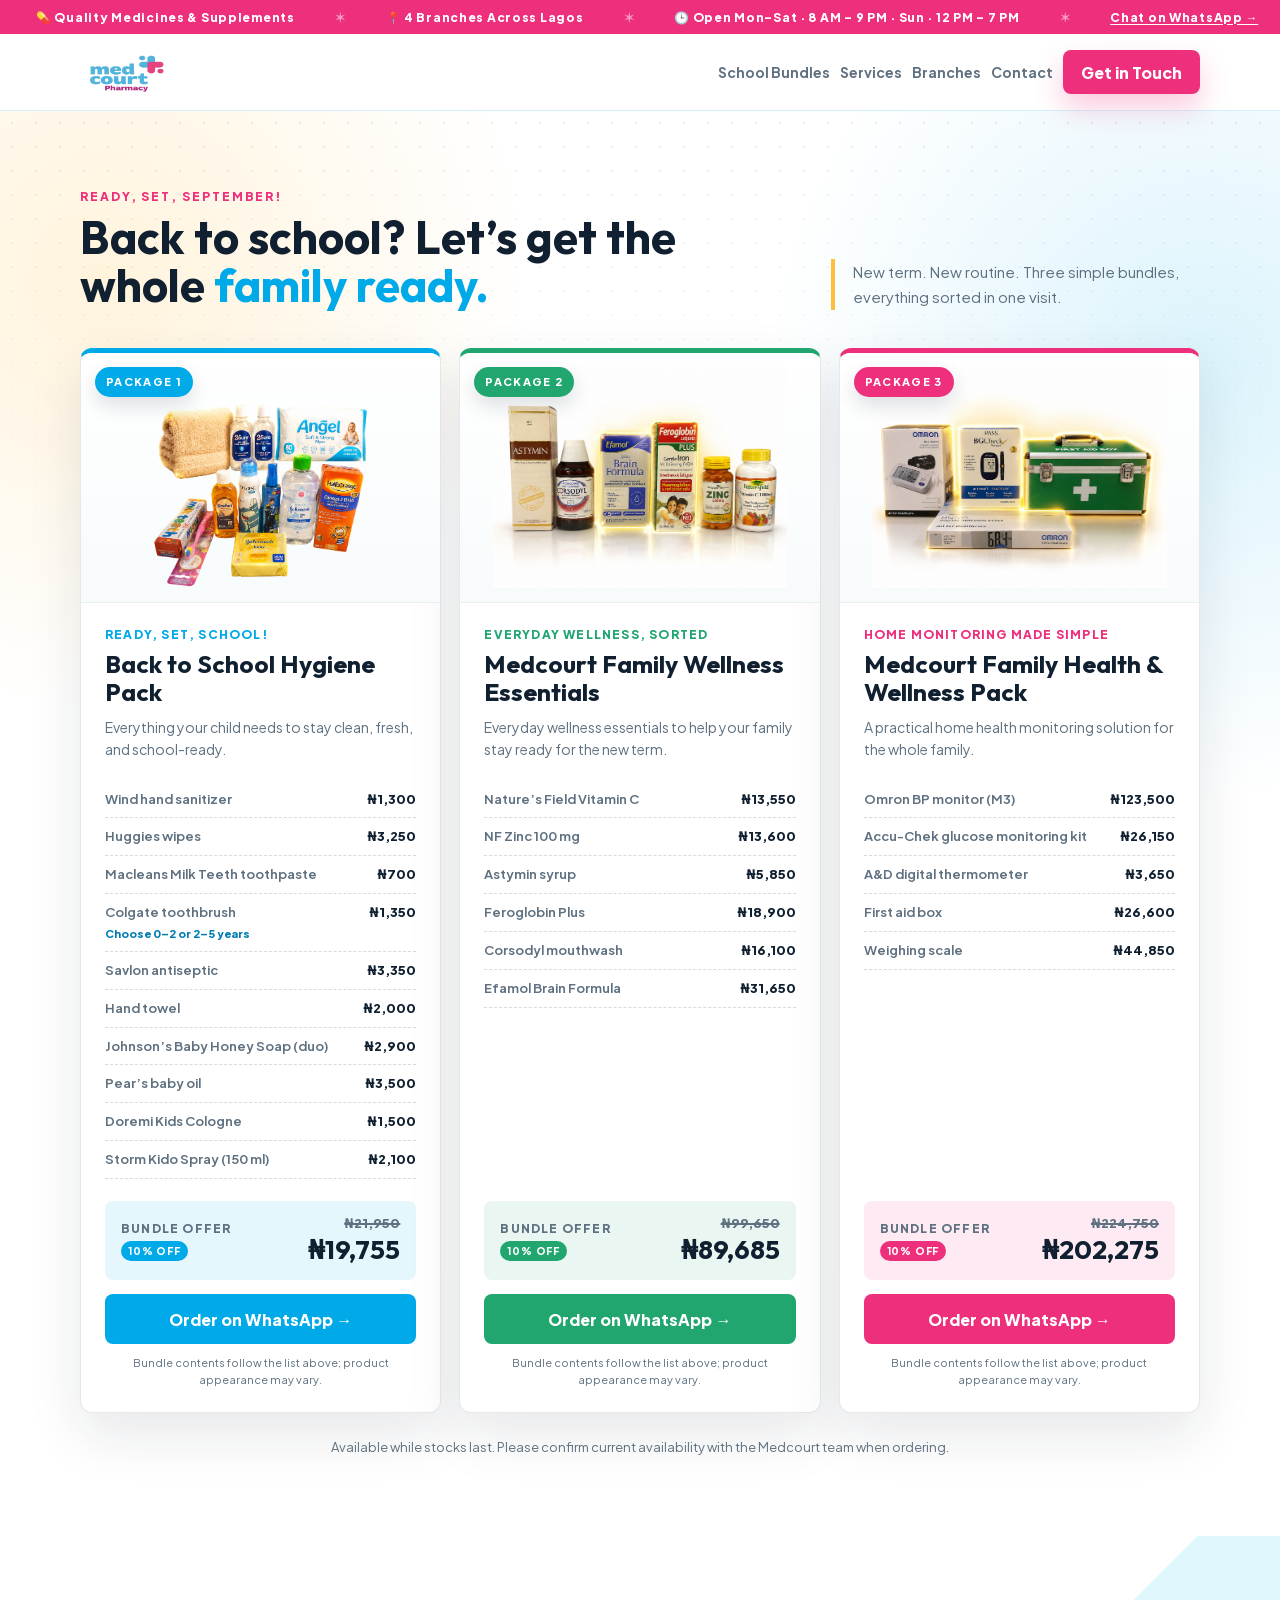
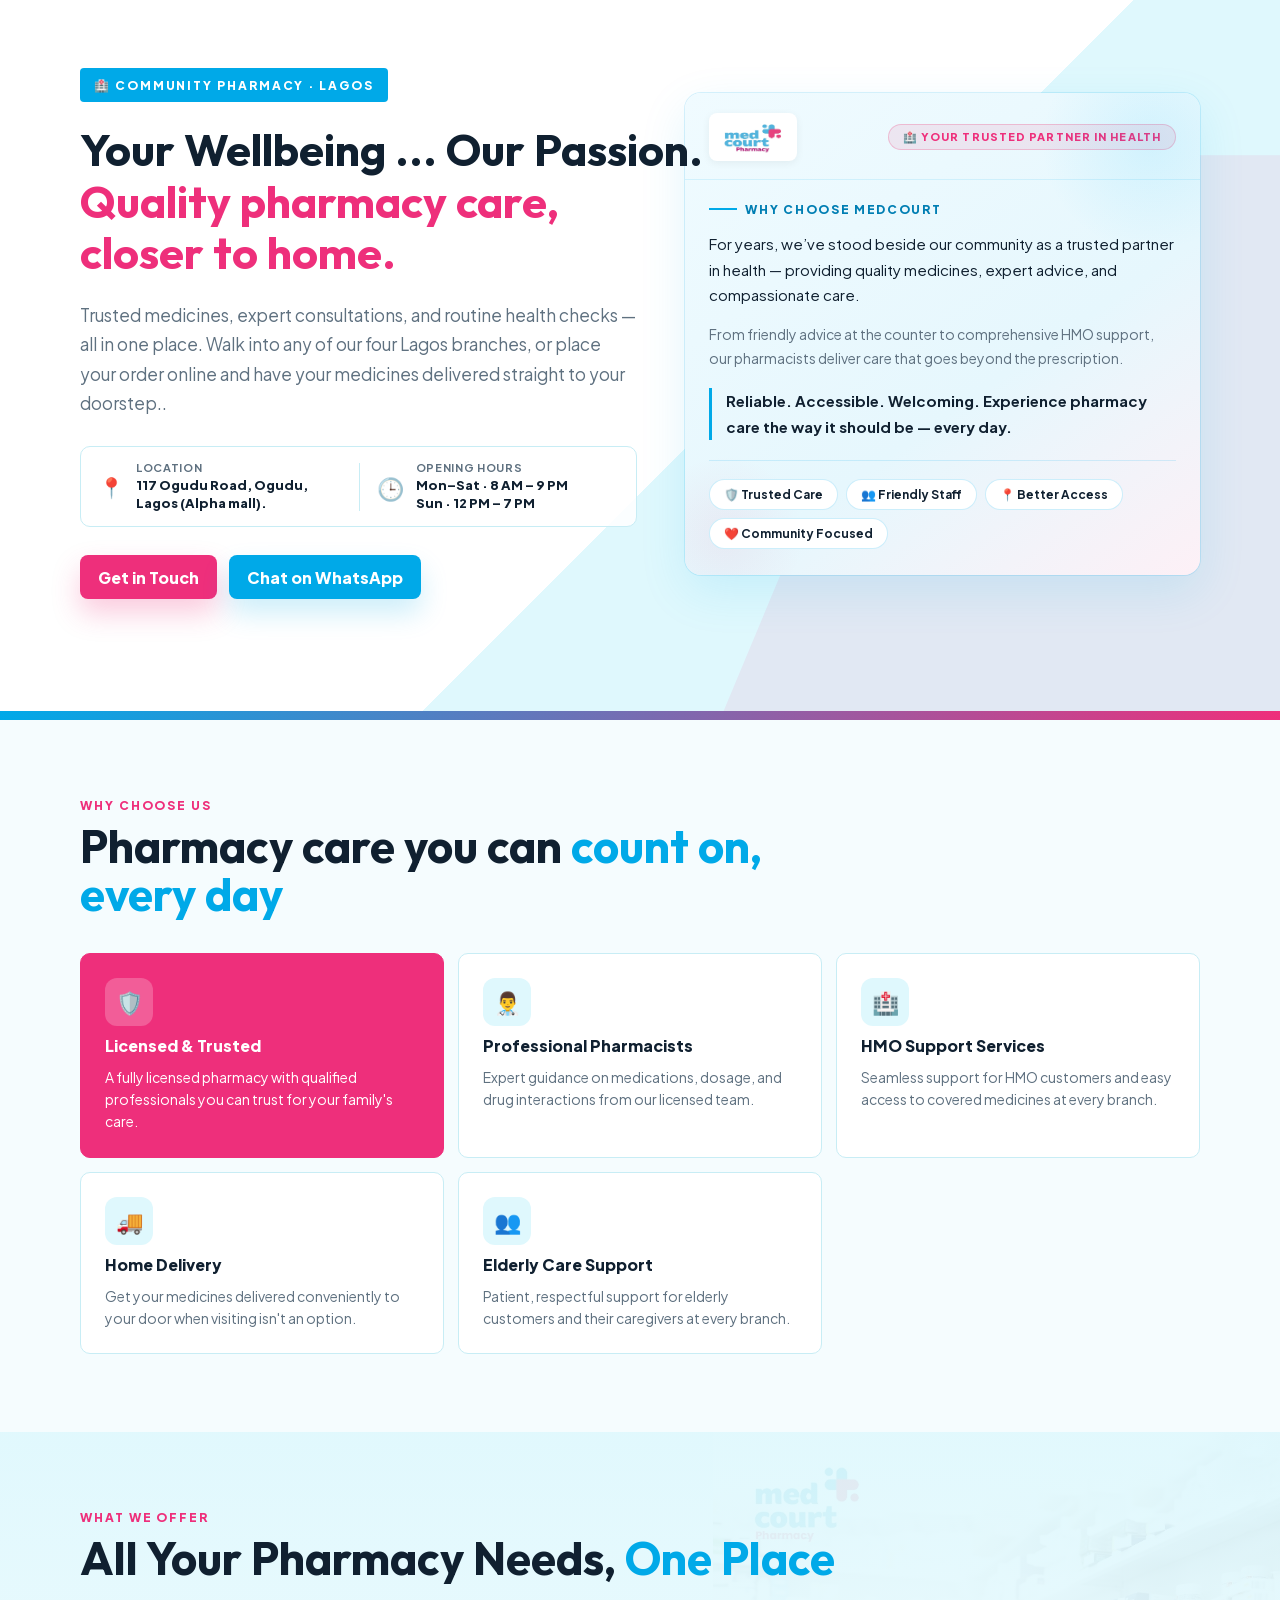
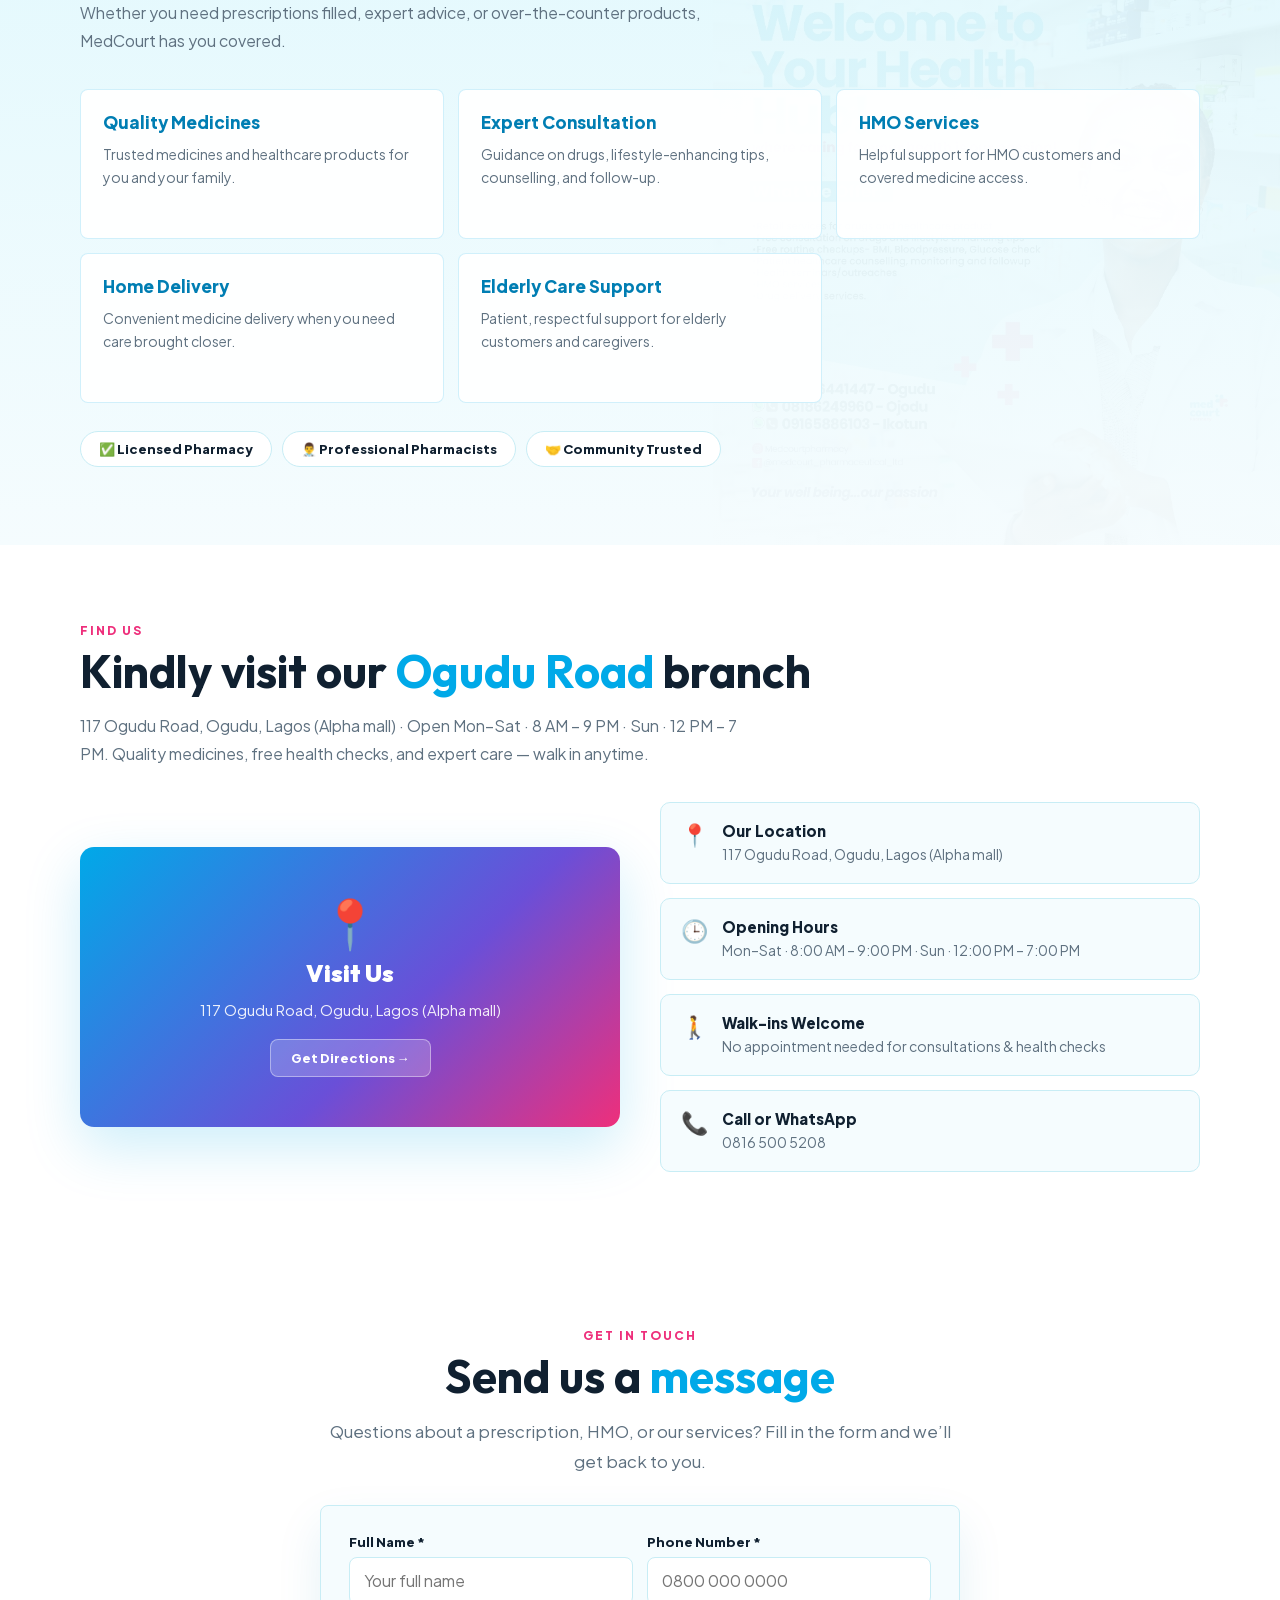
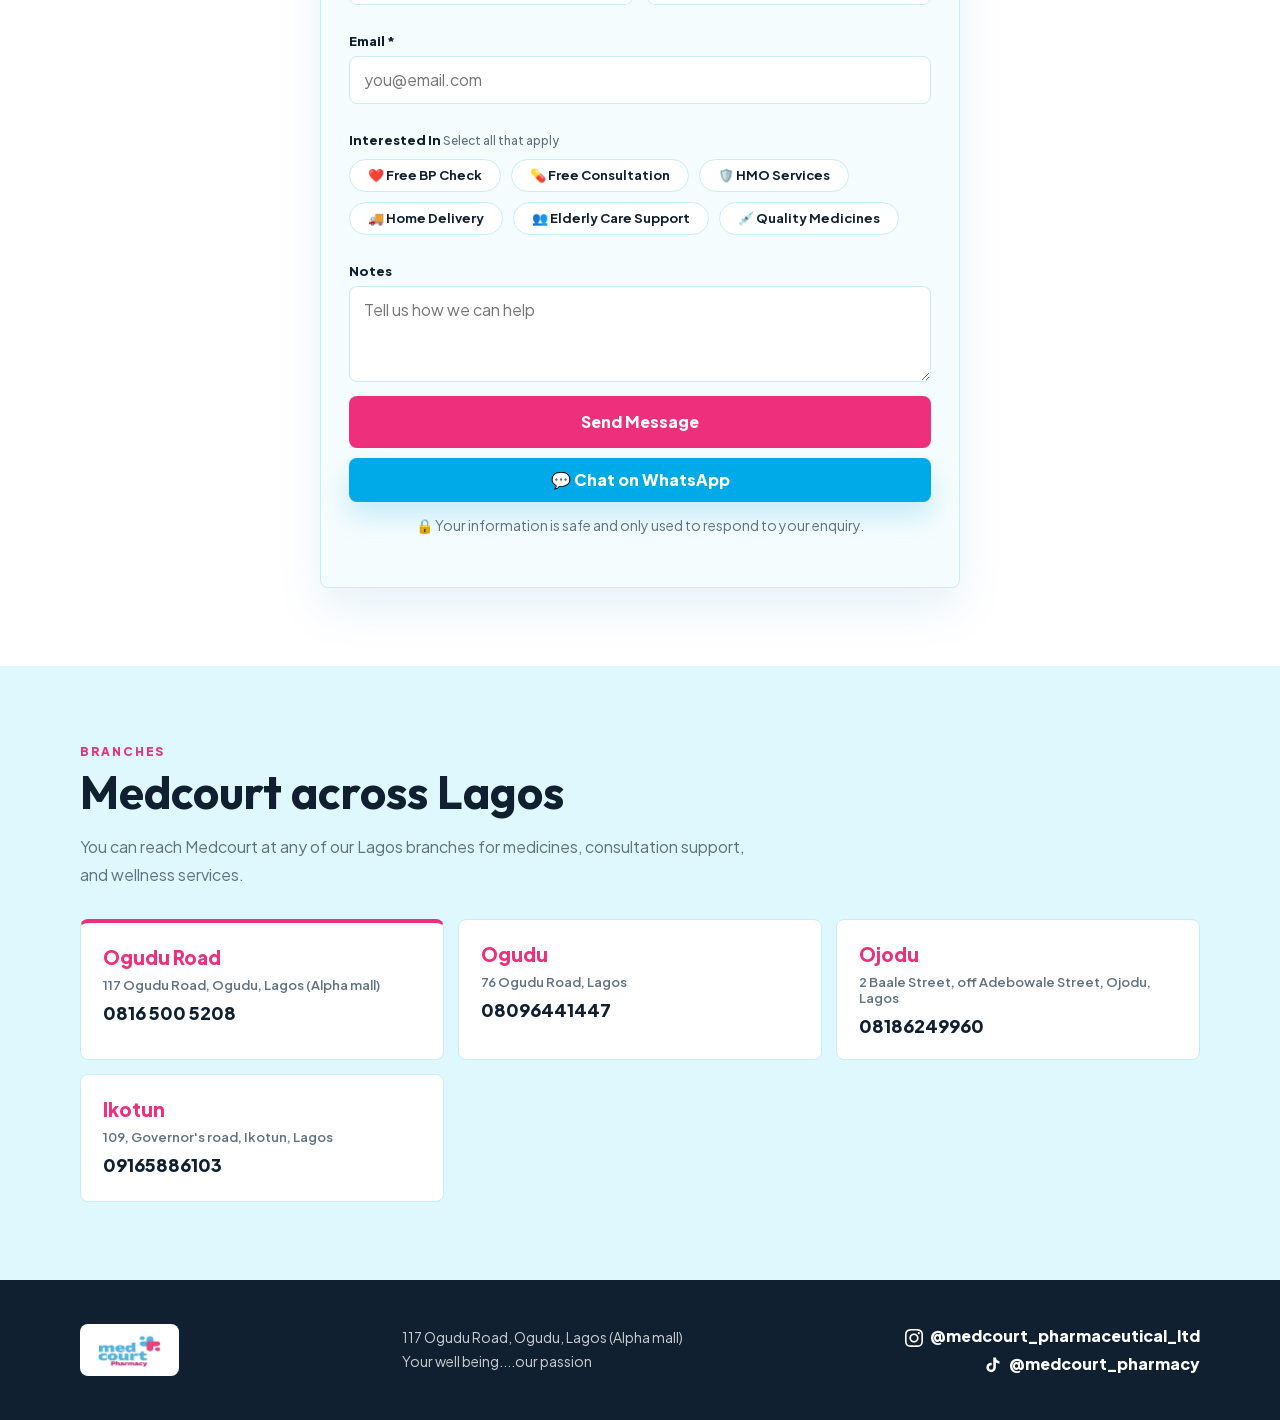
<file: index.html>
<!DOCTYPE html>
<html lang="en">
<head>
<meta charset="UTF-8">
<meta name="viewport" content="width=device-width, initial-scale=1.0">
<title>Medcourt Pharmacy | Quality Care · Lagos</title>
<!-- Google Analytics -->
<script async src="https://www.googletagmanager.com/gtag/js?id=G-EZX1KVWRFL"></script>
<script>
  window.dataLayer = window.dataLayer || [];
  function gtag(){dataLayer.push(arguments);}
  gtag('js', new Date());
  gtag('config', 'G-EZX1KVWRFL');
</script>
<link href="assets/fonts/fonts.css" rel="stylesheet">
<style>
  :root {
    --cyan: #00a9e8;
    --cyan-dark: #007eb3;
    --cyan-soft: #dff8fd;
    --pink: #ee2f7b;
    --pink-dark: #c91461;
    --ink: #102030;
    --muted: #5f7180;
    --line: #c8edf5;
    --white: #ffffff;
    --soft: #f5fcfe;
  }

  *, *::before, *::after { box-sizing: border-box; margin: 0; padding: 0; }

  html { scroll-behavior: smooth; }

  body {
    font-family: "Plus Jakarta Sans", Arial, sans-serif;
    color: var(--ink);
    background: var(--soft);
    overflow-x: hidden;
  }

  img { max-width: 100%; display: block; }
  a { color: inherit; }
  button, input, select, textarea { font: inherit; }

  .container {
    width: min(1120px, calc(100% - 40px));
    margin: 0 auto;
  }

  .topbar {
    background: var(--pink);
    color: var(--white);
    font-size: 12px;
    font-weight: 800;
    letter-spacing: 0.06em;
    height: 34px;
    overflow: hidden;
    display: flex;
    align-items: center;
  }

  .topbar a {
    color: var(--white);
    text-decoration: underline;
    text-underline-offset: 2px;
  }

  .topbar-track {
    display: flex;
    white-space: nowrap;
    animation: topbar-slide 28s linear infinite;
    gap: 0;
  }

  .topbar-track:hover { animation-play-state: paused; }

  .topbar-item {
    padding: 0 36px;
    flex-shrink: 0;
  }

  .topbar-sep {
    opacity: 0.5;
    padding: 0 4px;
  }

  @keyframes topbar-slide {
    from { transform: translateX(0); }
    to   { transform: translateX(-50%); }
  }

  .site-header {
    background: rgba(255,255,255,0.92);
    border-bottom: 1px solid rgba(0,169,232,0.18);
    position: sticky;
    top: 0;
    z-index: 30;
    backdrop-filter: blur(14px);
  }

  .nav {
    min-height: 76px;
    display: flex;
    align-items: center;
    justify-content: space-between;
    gap: 20px;
  }

  .brand {
    display: inline-flex;
    align-items: center;
    gap: 12px;
    text-decoration: none;
  }

  .brand-mark {
    width: 46px;
    height: 46px;
    border-radius: 12px;
    background:
      radial-gradient(circle at 34% 25%, var(--cyan) 0 14%, transparent 15%),
      radial-gradient(circle at 62% 25%, var(--cyan) 0 14%, transparent 15%),
      linear-gradient(90deg, transparent 0 48%, var(--pink) 49% 100%),
      linear-gradient(var(--cyan), var(--cyan));
    position: relative;
    box-shadow: 0 10px 24px rgba(0,169,232,0.18);
  }

  .brand-mark::after {
    content: "";
    position: absolute;
    width: 30px;
    height: 30px;
    right: 2px;
    bottom: 4px;
    background:
      linear-gradient(var(--pink), var(--pink)) center / 100% 34% no-repeat,
      linear-gradient(90deg, var(--pink), var(--pink)) center / 34% 100% no-repeat;
    border-radius: 8px;
  }

  .brand-text {
    font-family: "Outfit", Arial, sans-serif;
    line-height: 0.86;
    color: var(--cyan);
    font-weight: 900;
    font-size: 27px;
    letter-spacing: 0;
  }

  .brand-text span {
    display: block;
    color: var(--pink);
    font-size: 14px;
    letter-spacing: 0;
    margin-top: 5px;
  }

  .nav-actions {
    display: flex;
    align-items: center;
    gap: 10px;
  }

  .nav-link {
    color: var(--muted);
    text-decoration: none;
    font-size: 14px;
    font-weight: 700;
  }

  .btn {
    border: 0;
    border-radius: 8px;
    min-height: 44px;
    padding: 0 18px;
    display: inline-flex;
    align-items: center;
    justify-content: center;
    gap: 8px;
    text-decoration: none;
    font-weight: 900;
    cursor: pointer;
    transition: transform 0.2s ease, box-shadow 0.2s ease, background 0.2s ease;
    white-space: nowrap;
  }

  .btn:hover { transform: translateY(-1px); }

  .btn-primary {
    background: var(--pink);
    color: var(--white);
    box-shadow: 0 14px 28px rgba(238,47,123,0.25);
  }

  .btn-primary:hover { background: var(--pink-dark); }

  .btn-secondary {
    background: var(--cyan);
    color: var(--white);
    box-shadow: 0 14px 28px rgba(0,169,232,0.2);
  }

  .btn-submit {
    background: var(--pink);
    color: var(--white);
    width: 100%;
    min-height: 52px;
  }

  /* Button loading spinner */
  .btn .spinner,
  .btn-spinner {
    display: inline-block;
    width: 16px;
    height: 16px;
    border-radius: 50%;
    border: 2px solid rgba(255,255,255,0.25);
    border-top-color: rgba(255,255,255,0.95);
    vertical-align: middle;
    margin-right: 8px;
    box-sizing: border-box;
    animation: spin 0.8s linear infinite;
  }

  /* darker spinner for buttons with light text on pale background */
  .btn-primary.loading .spinner,
  .btn-submit.loading .spinner {
    border: 2px solid rgba(255,255,255,0.25);
    border-top-color: rgba(255,255,255,0.95);
  }

  @keyframes spin { to { transform: rotate(360deg); } }

  .hero {
    background:
      linear-gradient(135deg, var(--white) 0 58%, var(--cyan-soft) 58% 100%);
    min-height: calc(100vh - 116px);
    padding: 64px 0 52px;
    display: flex;
    align-items: center;
    position: relative;
    overflow: hidden;
  }

  .hero::before {
    content: "";
    position: absolute;
    inset: auto 0 0 auto;
    width: min(48vw, 560px);
    height: 72%;
    background: var(--pink);
    clip-path: polygon(42% 0, 100% 0, 100% 100%, 0 100%);
    opacity: 0.08;
    pointer-events: none;
  }

  .hero::after {
    content: "";
    position: absolute;
    left: 0;
    right: 0;
    bottom: 0;
    height: 9px;
    background: linear-gradient(90deg, var(--cyan), var(--pink));
  }

  .hero-grid {
    display: grid;
    grid-template-columns: minmax(0, 1.04fr) minmax(360px, 0.96fr);
    gap: 48px;
    align-items: center;
    position: relative;
    z-index: 1;
  }

  .hero-content {
    width: 100%;
    position: relative;
    z-index: 1;
  }

  .opening-tag {
    display: inline-flex;
    align-items: center;
    min-height: 34px;
    padding: 0 14px;
    border-radius: 4px;
    background: var(--cyan);
    color: var(--white);
    text-transform: uppercase;
    font-size: 12px;
    font-weight: 900;
    letter-spacing: 0.16em;
    margin-bottom: 22px;
    white-space: nowrap;
    max-width: 100%;
    overflow: hidden;
    text-overflow: ellipsis;
  }

  .hero h1 {
    font-family: "Outfit", Arial, sans-serif;
    font-size: clamp(1rem, 5.8vw, 2.8rem);
    line-height: 1.15;
    letter-spacing: 0;
    color: var(--ink);
    margin-bottom: 22px;
  }

  .h1-line {
    display: block;
    white-space: nowrap;
  }

  .h1-accent {
    color: var(--pink);
  }

  .hero-copy {
    font-size: 1.08rem;
    line-height: 1.7;
    color: var(--muted);
    max-width: 560px;
    margin-bottom: 28px;
  }

  .hero-meta {
    display: flex;
    flex-wrap: wrap;
    gap: 0;
    margin-bottom: 28px;
    max-width: 580px;
    background: rgba(255,255,255,0.88);
    border: 1px solid var(--line);
    border-radius: 10px;
    overflow: hidden;
  }

  .meta-item {
    display: flex;
    align-items: center;
    gap: 12px;
    padding: 14px 18px;
    flex: 1;
    min-width: 0;
    position: relative;
  }

  .meta-item + .meta-item::before {
    content: "";
    position: absolute;
    left: 0;
    top: 20%;
    height: 60%;
    width: 1px;
    background: var(--line);
  }

  .meta-item-icon {
    font-size: 20px;
    flex-shrink: 0;
    line-height: 1;
  }

  .meta-item strong {
    display: block;
    color: var(--muted);
    font-size: 11px;
    font-weight: 700;
    letter-spacing: 0.06em;
    text-transform: uppercase;
    margin-bottom: 3px;
  }

  .meta-item span {
    display: block;
    color: var(--ink);
    font-size: 13px;
    line-height: 1.35;
    font-weight: 800;
  }

  .hero-actions {
    display: flex;
    flex-wrap: wrap;
    gap: 12px;
    align-items: center;
  }

  .hero-visual {
    position: relative;
  }

  .opening-panel {
    background: var(--white);
    border: 1px solid rgba(0,169,232,0.2);
    border-radius: 8px;
    box-shadow: 0 28px 70px rgba(16,32,48,0.14);
    overflow: hidden;
  }

  .panel-ribbon {
    min-height: 52px;
    background: var(--pink);
    color: var(--white);
    display: flex;
    align-items: center;
    justify-content: space-between;
    gap: 16px;
    padding: 0 22px;
    font-weight: 900;
    letter-spacing: 0.12em;
    text-transform: uppercase;
    font-size: 12px;
  }

  .panel-ribbon span:last-child {
    background: var(--white);
    color: var(--pink);
    border-radius: 4px;
    padding: 7px 10px;
    letter-spacing: 0.08em;
  }

  .panel-body {
    padding: 28px 30px 30px;
    background:
      linear-gradient(90deg, rgba(0,169,232,0.08) 0 1px, transparent 1px) 0 0 / 28px 28px,
      linear-gradient(180deg, var(--white), #f7fdff);
  }

  .panel-logo {
    display: inline-flex;
    align-items: center;
    gap: 12px;
    margin-bottom: 24px;
  }

  .panel-logo .brand-mark {
    width: 38px;
    height: 38px;
    box-shadow: none;
  }

  .panel-logo .brand-mark::after {
    width: 25px;
    height: 25px;
  }

  .panel-logo strong {
    font-family: "Outfit", Arial, sans-serif;
    color: var(--cyan);
    font-size: 24px;
    line-height: 0.85;
    letter-spacing: 0;
  }

  .panel-logo strong span {
    display: block;
    color: var(--pink);
    font-size: 13px;
    margin-top: 5px;
  }

  .panel-location {
    color: var(--muted);
    font-size: 13px;
    font-weight: 900;
    letter-spacing: 0.12em;
    text-transform: uppercase;
    margin-bottom: 12px;
  }

  .panel-title {
    font-family: "Outfit", Arial, sans-serif;
    font-size: 5.15rem;
    line-height: 0.88;
    color: var(--cyan);
    letter-spacing: 0;
    margin-bottom: 18px;
  }

  .panel-title span {
    color: var(--pink);
    display: block;
  }

  .panel-address {
    color: var(--ink);
    font-size: 16px;
    line-height: 1.5;
    font-weight: 800;
    max-width: 360px;
    margin-bottom: 26px;
  }

  .panel-actions {
    display: grid;
    grid-template-columns: repeat(2, minmax(0, 1fr));
    gap: 10px;
  }

  .panel-chip {
    border: 1px solid var(--line);
    background: var(--white);
    border-radius: 6px;
    min-height: 70px;
    padding: 12px;
    display: flex;
    align-items: center;
    color: var(--ink);
    font-size: 13px;
    line-height: 1.35;
    font-weight: 900;
  }

  section { padding: 78px 0; }

  .section-kicker {
    color: var(--pink);
    font-size: 12px;
    font-weight: 900;
    letter-spacing: 0.16em;
    text-transform: uppercase;
    margin-bottom: 10px;
  }

  .section-title {
    font-family: "Outfit", Arial, sans-serif;
    font-size: 2.85rem;
    line-height: 1.05;
    color: var(--ink);
    letter-spacing: 0;
    max-width: 760px;
    margin-bottom: 16px;
  }

  .section-title span { color: var(--cyan); }

  .section-copy {
    color: var(--muted);
    font-size: 16px;
    line-height: 1.75;
    max-width: 680px;
  }

  .bundles {
    position: relative;
    overflow: hidden;
    scroll-margin-top: 96px;
    background:
      radial-gradient(circle at 8% 12%, rgba(255,190,59,0.18), transparent 25%),
      radial-gradient(circle at 94% 18%, rgba(0,169,232,0.14), transparent 26%),
      var(--white);
  }

  .bundles::before {
    content: "";
    position: absolute;
    inset: 0;
    pointer-events: none;
    background-image: radial-gradient(rgba(16,32,48,0.07) 1px, transparent 1px);
    background-size: 24px 24px;
    mask-image: linear-gradient(to bottom, black, transparent 34%);
  }

  .bundles .container {
    position: relative;
    z-index: 1;
  }

  .bundles-heading {
    display: grid;
    grid-template-columns: minmax(0, 1fr) minmax(260px, 0.52fr);
    gap: 40px;
    align-items: end;
    margin-bottom: 38px;
  }

  .bundles-heading .section-title {
    max-width: 820px;
    margin-bottom: 0;
  }

  .bundles-summary {
    border-left: 4px solid #ffbe3b;
    padding-left: 18px;
    color: var(--muted);
    font-size: 15px;
    line-height: 1.7;
  }

  .bundle-grid {
    display: grid;
    grid-template-columns: repeat(3, minmax(0, 1fr));
    gap: 18px;
    align-items: stretch;
  }

  .bundle-card {
    --bundle-accent: var(--cyan);
    display: flex;
    flex-direction: column;
    min-width: 0;
    overflow: hidden;
    background: var(--white);
    border: 1px solid rgba(16,32,48,0.1);
    border-top: 5px solid var(--bundle-accent);
    border-radius: 12px;
    box-shadow: 0 22px 54px rgba(16,32,48,0.1);
  }

  .bundle-card:nth-child(2) { --bundle-accent: #21a66f; }
  .bundle-card:nth-child(3) { --bundle-accent: var(--pink); }

  .bundle-image {
    position: relative;
    height: 250px;
    flex-shrink: 0;
    overflow: hidden;
    padding: 14px;
    display: grid;
    place-items: center;
    background: linear-gradient(180deg, #fff 0%, #f7fbfc 100%);
    border-bottom: 1px solid rgba(16,32,48,0.08);
  }

  .bundle-image img {
    display: block;
    width: 100%;
    height: 100%;
    min-width: 0;
    min-height: 0;
    object-fit: contain;
  }

  .bundle-number {
    position: absolute;
    top: 14px;
    left: 14px;
    z-index: 1;
    display: inline-flex;
    align-items: center;
    min-height: 30px;
    padding: 0 11px;
    border-radius: 999px;
    background: var(--bundle-accent);
    color: var(--white);
    font-size: 11px;
    font-weight: 900;
    letter-spacing: 0.12em;
    text-transform: uppercase;
    box-shadow: 0 8px 20px rgba(16,32,48,0.14);
  }

  .bundle-body {
    padding: 24px;
    display: flex;
    flex: 1;
    flex-direction: column;
  }

  .bundle-eyebrow {
    color: var(--bundle-accent);
    font-size: 12px;
    line-height: 1.3;
    font-weight: 900;
    letter-spacing: 0.1em;
    text-transform: uppercase;
    margin-bottom: 8px;
  }

  .bundle-card h3 {
    font-family: "Outfit", Arial, sans-serif;
    color: var(--ink);
    font-size: 1.55rem;
    line-height: 1.12;
    margin-bottom: 10px;
  }

  .bundle-description {
    color: var(--muted);
    font-size: 14px;
    line-height: 1.6;
    margin-bottom: 20px;
  }

  .bundle-products {
    display: grid;
    gap: 0;
    margin-bottom: 22px;
  }

  .bundle-products > div {
    display: grid;
    grid-template-columns: minmax(0, 1fr) auto;
    gap: 12px;
    padding: 9px 0;
    border-bottom: 1px dashed rgba(95,113,128,0.25);
  }

  .bundle-products dt,
  .bundle-products dd {
    font-size: 13px;
    line-height: 1.45;
  }

  .bundle-products dt {
    color: var(--muted);
    font-weight: 650;
  }

  .bundle-products dd {
    color: var(--ink);
    font-weight: 900;
    white-space: nowrap;
  }

  .bundle-option {
    display: block;
    margin-top: 4px;
    color: var(--cyan-dark);
    font-size: 11px;
    line-height: 1.45;
    font-weight: 800;
  }

  .bundle-footer {
    margin-top: auto;
  }

  .bundle-total {
    display: flex;
    align-items: center;
    justify-content: space-between;
    gap: 14px;
    margin-bottom: 14px;
    padding: 14px 16px;
    border-radius: 8px;
    background: color-mix(in srgb, var(--bundle-accent) 10%, white);
  }

  .bundle-total-label {
    color: var(--muted);
    font-size: 12px;
    font-weight: 900;
    letter-spacing: 0.1em;
    text-transform: uppercase;
  }

  .bundle-discount-badge {
    display: block;
    width: max-content;
    margin-top: 5px;
    padding: 4px 7px;
    border-radius: 999px;
    background: var(--bundle-accent);
    color: var(--white);
    font-size: 10px;
    letter-spacing: 0.08em;
  }

  .bundle-price {
    display: grid;
    justify-items: end;
    gap: 2px;
  }

  .bundle-original-price {
    color: var(--muted);
    font-size: 13px;
    font-weight: 800;
    text-decoration-thickness: 2px;
  }

  .bundle-discount-price {
    color: var(--ink);
    font-family: "Outfit", Arial, sans-serif;
    font-size: 1.65rem;
  }

  .bundle-order {
    width: 100%;
    min-height: 50px;
    background: var(--bundle-accent);
    color: var(--white);
    box-shadow: none;
  }

  .bundle-order:hover { filter: brightness(0.92); }

  .bundle-photo-note {
    margin-top: 11px;
    color: var(--muted);
    font-size: 11px;
    line-height: 1.5;
    text-align: center;
  }

  .bundle-availability {
    margin-top: 24px;
    color: var(--muted);
    font-size: 13px;
    line-height: 1.6;
    text-align: center;
  }

  .lead-magnet {
    background: var(--white);
  }

  .lead-grid {
    display: grid;
    grid-template-columns: 0.95fr 1.05fr;
    gap: 48px;
    align-items: center;
  }

  .poster-frame {
    border-radius: 8px;
    overflow: hidden;
    background: var(--cyan-soft);
    box-shadow: 0 24px 60px rgba(16,32,48,0.14);
    border: 1px solid rgba(0,169,232,0.16);
  }

  .offer-list {
    display: grid;
    grid-template-columns: repeat(2, minmax(0, 1fr));
    gap: 12px;
    margin-top: 30px;
  }

  .offer-pill {
    background: var(--cyan-soft);
    border: 1px solid var(--line);
    color: var(--ink);
    border-radius: 8px;
    padding: 15px 16px;
    min-height: 76px;
    display: flex;
    align-items: center;
    font-weight: 800;
    line-height: 1.35;
  }

  .offer-pill.featured {
    background: var(--pink);
    color: var(--white);
    border-color: var(--pink);
  }

  .services {
    background:
      linear-gradient(180deg, rgba(223,248,253,0.92), rgba(245,252,254,0.98)),
      url("WhatsApp%20Image%20May%204%202026.jpeg") right center / contain no-repeat;
  }

  .services-grid {
    margin-top: 34px;
    display: grid;
    grid-template-columns: repeat(3, minmax(0, 1fr));
    gap: 14px;
  }

  .service-item {
    background: rgba(255,255,255,0.92);
    border: 1px solid rgba(0,169,232,0.18);
    border-radius: 8px;
    padding: 22px;
    min-height: 150px;
  }

  .service-item h3 {
    font-size: 17px;
    color: var(--cyan-dark);
    line-height: 1.25;
    margin-bottom: 9px;
    font-weight: 900;
  }

  .service-item p {
    color: var(--muted);
    font-size: 14px;
    line-height: 1.65;
  }

  .location-band {
    background: var(--pink);
    color: var(--white);
    padding: 44px 0;
  }

  .location-inner {
    display: grid;
    grid-template-columns: 1fr auto;
    gap: 24px;
    align-items: center;
  }

  .location-inner h2 {
    font-family: "Outfit", Arial, sans-serif;
    font-size: 2.55rem;
    line-height: 1;
    margin-bottom: 9px;
  }

  .location-inner p {
    font-size: 17px;
    line-height: 1.6;
    opacity: 0.94;
  }

  .phone-badge {
    background: var(--white);
    color: var(--pink);
    border-radius: 8px;
    min-height: 76px;
    padding: 0 26px;
    display: inline-flex;
    align-items: center;
    justify-content: center;
    font-size: 1.9rem;
    font-weight: 900;
    letter-spacing: 0.14em;
    text-decoration: none;
  }

  .capture {
    background: var(--white);
  }

  .capture-grid {
    display: grid;
    grid-template-columns: 0.85fr 1.15fr;
    gap: 52px;
    align-items: start;
  }

  .perks {
    margin-top: 28px;
    display: grid;
    gap: 10px;
  }

  .perk {
    border-left: 5px solid var(--cyan);
    background: var(--soft);
    padding: 14px 16px;
    border-radius: 0 8px 8px 0;
    color: var(--ink);
    font-weight: 800;
    line-height: 1.45;
  }

  /* Compact horizontal perks strip (popup — topbar-like auto-scroll) */
  .perks-strip {
    display: block;
    margin-top: 12px;
    height: 34px;
    border-radius: 8px;
    overflow: hidden;
    background: linear-gradient(90deg, var(--pink), var(--cyan));
    color: var(--white);
  }

  .perks-track {
    display: flex;
    gap: 18px;
    align-items: center;
    white-space: nowrap;
    padding: 4px 12px;
    transform: translateX(0);
    animation: topbar-slide 24s linear infinite;
  }

  .perks-strip:hover .perks-track { animation-play-state: paused; }

  .perks-strip .perk {
    border-left: 0;
    background: rgba(255,255,255,0.06);
    padding: 6px 14px;
    border-radius: 999px;
    font-size: 13px;
    display: inline-flex;
    align-items: center;
    gap: 8px;
    color: inherit;
    flex: 0 0 auto;
    border: 1px solid rgba(255,255,255,0.12);
  }

  .perks-strip::-webkit-scrollbar { height: 6px; }
  .perks-strip::-webkit-scrollbar-thumb { background: rgba(255,255,255,0.18); border-radius: 6px; }

  .perk-icon { font-size: 16px; line-height: 1; color: #fff; }

  .form-panel {
    border: 1px solid var(--line);
    border-radius: 8px;
    padding: 28px;
    background: var(--soft);
    box-shadow: 0 20px 46px rgba(0,126,179,0.1);
  }

  .form-panel h3 {
    font-family: "Outfit", Arial, sans-serif;
    font-size: 1.65rem;
    line-height: 1;
    margin-bottom: 10px;
  }

  .form-panel > p {
    color: var(--muted);
    font-size: 14px;
    line-height: 1.65;
    margin-bottom: 22px;
  }

  .form-grid {
    display: grid;
    grid-template-columns: repeat(2, minmax(0, 1fr));
    gap: 14px;
  }

  .form-group {
    display: flex;
    flex-direction: column;
    gap: 7px;
    margin-bottom: 14px;
  }

  .form-group.full { grid-column: 1 / -1; }

  label {
    color: var(--ink);
    font-size: 13px;
    font-weight: 900;
  }

  input, select, textarea {
    width: 100%;
    border: 1.5px solid var(--line);
    border-radius: 8px;
    min-height: 48px;
    padding: 12px 14px;
    background: var(--white);
    color: var(--ink);
    outline: none;
    transition: border-color 0.2s ease, box-shadow 0.2s ease;
  }

  textarea {
    resize: vertical;
    min-height: 96px;
  }

  input:focus, select:focus, textarea:focus {
    border-color: var(--cyan);
    box-shadow: 0 0 0 4px rgba(0,169,232,0.12);
  }

  .form-note {
    color: var(--muted);
    font-size: 12px;
    line-height: 1.5;
    margin: 2px 0 16px;
  }

  .error-text {
    display: none;
    color: #b42318;
    font-size: 13px;
    font-weight: 700;
    margin-bottom: 12px;
  }

  /* ── What to Expect ── */
  .expect {
    background: var(--soft);
  }

  .expect-grid {
    margin-top: 34px;
    display: grid;
    grid-template-columns: repeat(3, minmax(0, 1fr));
    gap: 14px;
  }

  .expect-card {
    background: var(--white);
    border: 1px solid var(--line);
    border-radius: 10px;
    padding: 24px;
    display: flex;
    flex-direction: column;
    gap: 10px;
  }

  .expect-card.featured {
    background: var(--pink);
    border-color: var(--pink);
    color: var(--white);
  }

  .expect-card.featured h3,
  .expect-card.featured p { color: var(--white); }

  .expect-icon {
    width: 48px;
    height: 48px;
    border-radius: 12px;
    background: var(--cyan-soft);
    display: flex;
    align-items: center;
    justify-content: center;
    font-size: 22px;
    flex-shrink: 0;
  }

  .expect-card.featured .expect-icon {
    background: rgba(255,255,255,0.22);
  }

  .expect-card h3 {
    font-size: 16px;
    color: var(--ink);
    font-weight: 900;
    line-height: 1.25;
  }

  .expect-card p {
    color: var(--muted);
    font-size: 14px;
    line-height: 1.6;
  }

  .expect-badge {
    margin-top: 28px;
    display: inline-flex;
    align-items: center;
    gap: 8px;
    background: rgba(238,47,123,0.1);
    color: var(--pink);
    border-radius: 999px;
    padding: 8px 18px;
    font-size: 13px;
    font-weight: 900;
  }

  /* ── Find Us ── */
  .find-us {
    background: var(--white);
  }

  .find-us-grid {
    display: grid;
    grid-template-columns: 1fr 1fr;
    gap: 40px;
    align-items: center;
  }

  .find-us-map {
    border-radius: 14px;
    overflow: hidden;
    background: linear-gradient(135deg, var(--cyan) 0%, #6a4fd8 60%, var(--pink) 100%);
    min-height: 280px;
    display: flex;
    flex-direction: column;
    align-items: center;
    justify-content: center;
    gap: 12px;
    color: var(--white);
    text-align: center;
    padding: 32px;
    box-shadow: 0 20px 56px rgba(0,169,232,0.2);
  }

  .find-us-map .map-pin {
    font-size: 48px;
    line-height: 1;
  }

  .find-us-map h3 {
    font-family: "Outfit", Arial, sans-serif;
    font-size: 1.5rem;
    font-weight: 900;
  }

  .find-us-map p {
    font-size: 15px;
    opacity: 0.9;
  }

  .find-us-map a {
    margin-top: 8px;
    background: rgba(255,255,255,0.2);
    border: 1px solid rgba(255,255,255,0.4);
    color: var(--white);
    border-radius: 8px;
    padding: 10px 20px;
    font-size: 13px;
    font-weight: 900;
    text-decoration: none;
    transition: background 0.2s;
  }

  .find-us-map a:hover { background: rgba(255,255,255,0.32); }

  .find-us-info {
    display: grid;
    gap: 14px;
  }

  .info-tile {
    background: var(--soft);
    border: 1px solid var(--line);
    border-radius: 10px;
    padding: 18px 20px;
    display: flex;
    align-items: flex-start;
    gap: 14px;
  }

  .info-tile-icon {
    font-size: 22px;
    line-height: 1;
    flex-shrink: 0;
    margin-top: 2px;
  }

  .info-tile strong {
    display: block;
    color: var(--ink);
    font-weight: 900;
    font-size: 15px;
    margin-bottom: 3px;
  }

  .info-tile span {
    color: var(--muted);
    font-size: 14px;
    line-height: 1.5;
  }

  @media (max-width: 900px) {
    .expect-grid { grid-template-columns: repeat(2, minmax(0, 1fr)); }
    .find-us-grid { grid-template-columns: 1fr; }
  }

  @media (max-width: 640px) {
    .expect-grid { grid-template-columns: 1fr; }
  }

  /* ── Celebrate panel redesign ── */
  .celebrate-panel {
    background: linear-gradient(145deg, #f0fbff 0%, #e6f7fd 60%, #fdf0f6 100%);
    border-radius: 16px;
    overflow: hidden;
    box-shadow: 0 16px 48px rgba(0,169,232,0.12), 0 0 0 1px rgba(0,169,232,0.15);
    position: relative;
  }

  .celebrate-panel::before {
    content: "";
    position: absolute;
    top: -60px;
    right: -60px;
    width: 220px;
    height: 220px;
    border-radius: 50%;
    background: radial-gradient(circle, rgba(0,190,252,0.1) 0%, transparent 70%);
    pointer-events: none;
  }

  .celebrate-panel::after {
    content: "";
    position: absolute;
    bottom: -40px;
    left: -40px;
    width: 160px;
    height: 160px;
    border-radius: 50%;
    background: radial-gradient(circle, rgba(237,58,120,0.07) 0%, transparent 70%);
    pointer-events: none;
  }

  .celebrate-panel-head {
    padding: 20px 24px 18px;
    border-bottom: 1px solid rgba(0,169,232,0.12);
    display: flex;
    align-items: center;
    justify-content: space-between;
    gap: 12px;
  }

  .celebrate-panel-head img {
    height: 48px;
    width: auto;
    border-radius: 8px;
    background: #fff;
    padding: 4px 8px;
    box-shadow: 0 2px 8px rgba(0,0,0,0.06);
  }

  .celebrate-panel-badge {
    background: rgba(237,58,120,0.1);
    border: 1px solid rgba(237,58,120,0.25);
    color: var(--pink);
    border-radius: 999px;
    padding: 5px 14px;
    font-size: 11px;
    font-weight: 900;
    letter-spacing: 0.1em;
    text-transform: uppercase;
    white-space: nowrap;
  }

  .celebrate-panel-body {
    padding: 22px 24px 26px;
    position: relative;
    z-index: 1;
  }

  .celebrate-quote {
    font-size: 12px;
    color: var(--cyan-dark);
    font-weight: 900;
    letter-spacing: 0.14em;
    text-transform: uppercase;
    margin-bottom: 14px;
    display: flex;
    align-items: center;
    gap: 8px;
  }

  .celebrate-quote::before {
    content: "";
    display: block;
    width: 28px;
    height: 2px;
    background: var(--cyan);
    flex-shrink: 0;
  }

  .celebrate-text {
    color: var(--ink);
    font-size: 15px;
    line-height: 1.72;
    margin-bottom: 14px;
  }

  .celebrate-text.accent {
    color: var(--muted);
    font-size: 14px;
  }

  .celebrate-text.highlight {
    color: var(--ink);
    font-weight: 700;
    font-size: 15px;
    border-left: 3px solid var(--cyan);
    padding-left: 14px;
    margin: 18px 0;
  }

  .celebrate-pills-dark {
    display: flex;
    flex-wrap: wrap;
    gap: 8px;
    margin-top: 20px;
    padding-top: 18px;
    border-top: 1px solid rgba(0,169,232,0.15);
  }

  .celebrate-pill-dark {
    background: #fff;
    border: 1px solid rgba(0,169,232,0.2);
    color: var(--ink);
    border-radius: 999px;
    padding: 7px 14px;
    font-size: 12px;
    font-weight: 700;
    display: inline-flex;
    align-items: center;
    gap: 6px;
    transition: background 0.2s;
  }

  .celebrate-pill-dark:hover {
    background: rgba(255,255,255,0.13);
  }

  .celebrate-pills {
    display: flex;
    flex-wrap: wrap;
    gap: 10px;
    margin-top: 28px;
  }

  .celebrate-pill {
    display: inline-flex;
    align-items: center;
    gap: 8px;
    border: 1.5px solid var(--line);
    background: var(--white);
    border-radius: 999px;
    padding: 9px 18px;
    font-size: 14px;
    font-weight: 800;
    color: var(--ink);
  }

  .celebrate-pill span {
    font-size: 16px;
  }

  .service-chips {
    display: flex;
    flex-wrap: wrap;
    gap: 10px;
    margin-top: 4px;
  }

  .service-chip {
    border: 1.5px solid var(--line);
    background: var(--white);
    color: var(--ink);
    border-radius: 999px;
    padding: 9px 18px;
    font-size: 13px;
    font-weight: 700;
    cursor: pointer;
    transition: background 0.15s, border-color 0.15s, color 0.15s, box-shadow 0.15s;
    outline: none;
    font-family: inherit;
    line-height: 1;
  }

  .service-chip:hover {
    border-color: var(--cyan);
    background: var(--cyan-soft);
  }

  .service-chip.selected {
    background: var(--cyan);
    border-color: var(--cyan);
    color: var(--white);
    box-shadow: 0 4px 12px rgba(0,169,232,0.25);
  }

  .reserve-intro {
    text-align: center;
    margin-bottom: 28px;
  }

  .reserve-intro .section-kicker { display: block; }

  .reserve-intro .section-copy {
    margin: 0 auto;
    font-size: 17px;
    color: var(--muted);
  }

  .branches {
    background: var(--cyan-soft);
  }

  .branch-grid {
    margin-top: 30px;
    display: grid;
    grid-template-columns: repeat(3, minmax(0, 1fr));
    gap: 14px;
  }

  .branch {
    background: var(--white);
    border: 1px solid var(--line);
    border-radius: 8px;
    padding: 22px;
    min-height: 128px;
  }

  .branch h3 {
    color: var(--pink);
    font-weight: 900;
    font-size: 19px;
    margin-bottom: 8px;
  }

  .branch a {
    color: var(--ink);
    text-decoration: none;
    font-weight: 900;
    font-size: 18px;
  }

  footer {
    background: var(--ink);
    color: rgba(255,255,255,0.78);
    padding: 44px 0;
  }

  .footer-inner {
    display: flex;
    align-items: center;
    justify-content: space-between;
    gap: 24px;
  }

  footer .brand-text { color: var(--cyan); }
  footer p { font-size: 14px; line-height: 1.7; }
  .socials { display: grid; gap: 6px; text-align: right; }
  .socials a { color: var(--white); text-decoration: none; font-weight: 800; }

  .popup-overlay {
    position: fixed;
    inset: 0;
    z-index: 80;
    background: rgba(16,32,48,0.68);
    display: flex;
    align-items: center;
    justify-content: center;
    padding: 20px;
    opacity: 0;
    visibility: hidden;
    pointer-events: none;
    transition: opacity 0.3s ease, visibility 0.3s ease;
  }

  .popup-overlay.active {
    opacity: 1;
    visibility: visible;
    pointer-events: all;
  }

  .popup-box {
    width: min(460px, 100%);
    background: var(--white);
    border-radius: 8px;
    padding: 30px;
    position: relative;
    max-height: calc(100vh - 32px);
    overflow-y: auto;
    border-top: 8px solid var(--pink);
    box-shadow: 0 26px 70px rgba(0,0,0,0.28);
  }

  body.popup-open { overflow: hidden; }

  .popup-close {
    position: absolute;
    top: 12px;
    right: 12px;
    width: 34px;
    height: 34px;
    border: 0;
    border-radius: 8px;
    background: var(--cyan-soft);
    color: var(--ink);
    cursor: pointer;
    font-size: 22px;
    line-height: 1;
  }

  .popup-box h2 {
    font-family: "Outfit", Arial, sans-serif;
    font-size: 1.8rem;
    line-height: 1.08;
    padding-right: 34px;
    margin-bottom: 12px;
  }

  .popup-box p {
    color: var(--muted);
    line-height: 1.65;
    font-size: 14px;
    margin-bottom: 18px;
  }

  .popup-badge {
    display: inline-flex;
    min-height: 30px;
    align-items: center;
    background: var(--cyan);
    color: var(--white);
    border-radius: 8px;
    padding: 0 12px;
    font-size: 11px;
    font-weight: 900;
    letter-spacing: 0.12em;
    text-transform: uppercase;
    margin-bottom: 14px;
  }

  .membership-popup .popup-header {
    padding: 0 0 8px;
    text-align: left;
  }

  .membership-popup .popup-header h2 {
    font-size: 2rem;
    line-height: 1.08;
  }

  .membership-popup .popup-header p {
    font-size: 14px;
    line-height: 1.65;
    margin-bottom: 14px;
  }

  .membership-popup form {
    display: grid;
    gap: 14px;
  }

  .membership-popup .form-group {
    gap: 7px;
  }

  .membership-popup .error-text {
    margin: -2px 0 0;
  }

  .popup-actions {
    display: grid;
    gap: 8px;
  }

  .popup-decline {
    min-height: 40px;
    border: 0;
    background: transparent;
    color: var(--muted);
    font-size: 13px;
    font-weight: 800;
    text-decoration: underline;
    text-underline-offset: 3px;
    cursor: pointer;
  }

  .popup-decline:hover { color: var(--ink); }

  .popup-privacy {
    color: var(--muted);
    font-size: 11px;
    line-height: 1.5;
    text-align: center;
  }

  .membership-popup .success-state {
    padding: 28px 0 10px;
  }
  
  /* Funfair-style header for popup */
  .popup-header {
    text-align: center;
    padding: 6px 0 12px;
  }
  .popup-header .sponsor-badge {
    display: inline-block;
    background: rgba(255,255,255,0.08);
    border: 1px solid rgba(255,255,255,0.12);
    border-radius: 999px;
    color: var(--white);
    font-size: 11px;
    font-weight: 800;
    text-transform: uppercase;
    padding: 4px 10px;
    margin-bottom: 8px;
    background: linear-gradient(90deg, var(--cyan), var(--pink));
    color: #fff;
  }
  .popup-header .header-emojis { display:block; font-size:20px; margin-bottom:6px; }
  .popup-header h1 { font-family: "Outfit", Arial, sans-serif; font-size:1.45rem; line-height:1.05; margin-bottom:6px; }
  .popup-header h1 .highlight { color: var(--pink); }
  .popup-header p { color: var(--muted); font-size:13px; margin-bottom: 10px; }

  /* Popover form styles inspired by Medcourt funfair */
  .chip-grid {
    display: flex;
    flex-wrap: nowrap;
    gap: 8px;
    margin-top: 8px;
    align-items: center;
    overflow-x: auto;
    -webkit-overflow-scrolling: touch;
    padding-bottom: 6px;
  }

  .chip-grid::-webkit-scrollbar { height: 8px; }
  .chip-grid::-webkit-scrollbar-thumb { background: rgba(0,0,0,0.08); border-radius: 8px; }

  .chip {
    flex: 0 0 auto;
    border: 1.5px solid var(--line);
    border-radius: 999px;
    padding: 8px 12px;
    font-size: 13px;
    font-weight: 800;
    color: var(--ink);
    cursor: pointer;
    display: inline-flex; align-items: center; gap: 8px;
    background: var(--white);
    transition: transform 0.08s ease, box-shadow 0.08s ease;
    white-space: nowrap;
    user-select: none;
  }

  /* allow horizontal pan gestures and improve scrollbar behavior */
  .chip-grid { touch-action: pan-x; -ms-overflow-style: -ms-autohiding-scrollbar; }
  .chip { touch-action: manipulation; }

  .chip:active { transform: translateY(1px); }

  .chip .chip-dot {
    width: 10px; height: 10px; border-radius: 50%;
    border: 2px solid #e6edf0; background: transparent; flex-shrink:0;
  }

  .chip input[type="checkbox"] { display: none; }

  .chip.on { border-color: var(--pink); background: rgba(238,47,123,0.06); color: var(--pink-dark); }
  .chip.on .chip-dot { background: var(--pink); border-color: var(--pink); }

  .popup-form-row { display: grid; grid-template-columns: 1fr 1fr; gap:10px; }
  .popup-select { width: 100%; border: 1.5px solid var(--line); border-radius:8px; padding:10px; }

  .success-state {
    display: none;
    text-align: center;
    padding: 12px 0 4px;
  }

  .success-state h3 {
    font-family: "Outfit", Arial, sans-serif;
    font-size: 1.65rem;
    margin-bottom: 10px;
  }

  .success-state p { margin-bottom: 8px; }

  .success-message {
    display: none;
    border: 1px solid rgba(0,169,232,0.24);
    background: var(--cyan-soft);
    color: var(--cyan-dark);
    border-radius: 8px;
    padding: 12px 14px;
    font-size: 13px;
    font-weight: 800;
    line-height: 1.45;
    margin-bottom: 14px;
  }

  @media (max-width: 900px) {
    .hero {
      min-height: auto;
      background: linear-gradient(180deg, var(--white) 0%, var(--cyan-soft) 100%);
      padding: 54px 0 48px;
    }

    .hero-grid,
    .hero-meta,
    .lead-grid,
    .capture-grid,
    .location-inner {
      grid-template-columns: 1fr;
    }

    .services-grid,
    .branch-grid {
      grid-template-columns: repeat(2, minmax(0, 1fr));
    }

    .bundles-heading,
    .bundle-grid {
      grid-template-columns: 1fr;
    }

    .bundle-card {
      display: grid;
      grid-template-columns: minmax(260px, 0.76fr) minmax(0, 1.24fr);
    }

    .bundle-image {
      height: auto;
      min-height: 360px;
      border-right: 1px solid rgba(16,32,48,0.08);
      border-bottom: 0;
    }

    .phone-badge {
      justify-self: start;
    }
  }

  @media (max-width: 640px) {
    .container { width: min(100% - 28px, 1120px); }
    .nav { min-height: 68px; }
    .brand-mark { width: 40px; height: 40px; }
    .brand-text { font-size: 23px; }
    .brand-text span { font-size: 13px; }
    .nav-link { display: none; }
    .nav-actions .btn { padding: 0 12px; font-size: 13px; }
    .hero h1 { font-size: clamp(1rem, 5.8vw, 2.8rem); }
    .section-title { font-size: 2.1rem; }
    .bundles-heading { gap: 20px; margin-bottom: 28px; }
    .bundle-card { display: block; }
    .bundle-image {
      width: 100%;
      height: auto;
      min-height: 0;
      aspect-ratio: 4 / 3;
      border-right: 0;
      border-bottom: 1px solid rgba(16,32,48,0.08);
    }
    .bundle-body {
      position: relative;
      z-index: 2;
      display: block;
      width: 100%;
      padding: 22px 18px;
      background: var(--white);
    }
    .bundle-footer { margin-top: 0; }
    .bundle-card h3 { font-size: 1.4rem; }
    .panel-title { font-size: 3.75rem; }
    .location-inner h2 { font-size: 2rem; }
    .phone-badge { font-size: 1.35rem; }
    .panel-body { padding: 24px; }
    .panel-actions { grid-template-columns: 1fr; }
    .hero-meta { flex-direction: column; border-radius: 8px; }
    .meta-item + .meta-item::before { top: 0; left: 16px; width: calc(100% - 32px); height: 1px; }
    .offer-list,
    .services-grid,
    .branch-grid,
    .form-grid {
      grid-template-columns: 1fr;
    }
    .form-panel,
    section { padding: 58px 0; }
    .footer-inner {
      align-items: flex-start;
      flex-direction: column;
    }
    .socials { text-align: left; }
  }
</style>
</head>
<body>

<div class="popup-overlay" id="popupOverlay" role="dialog" aria-modal="true" aria-labelledby="popupTitle" aria-describedby="popupDescription">
  <div class="popup-box membership-popup" role="document">
    <button class="popup-close" id="popupClose" type="button" aria-label="Dismiss membership offer">&times;</button>
    <div id="popupContent">
      <div class="popup-header">
        <span class="popup-badge">Medcourt Membership</span>
        <h2 id="popupTitle">Exclusive Health Benefits, Just for Members.</h2>
        <p id="popupDescription">Join Medcourt membership to enjoy complimentary BP and blood sugar checks, priority access to new wellness packs, and exclusive member-only pricing.</p>
      </div>
      <form id="popupForm" novalidate>
        <div class="form-group">
          <label for="popup-name">Name *</label>
          <input type="text" id="popup-name" placeholder="Your full name" required autocomplete="name">
        </div>
        <div class="form-group">
          <label for="popup-phone">Phone Number *</label>
          <input type="tel" id="popup-phone" placeholder="0800 000 0000" required autocomplete="tel" inputmode="tel">
        </div>
        <p class="error-text" id="popupError" role="alert">Please enter your name and phone number.</p>
        <div class="popup-actions">
          <button type="submit" class="btn btn-primary" id="popupSubmitBtn">Join Medcourt Membership</button>
          <button type="button" class="popup-decline" id="popupDecline">No thanks</button>
        </div>
        <small class="popup-privacy">Your details will only be used for Medcourt membership updates and benefits.</small>
      </form>
    </div>
    <div class="success-state" id="popupSuccess" aria-live="polite">
      <h3>Thank you for joining</h3>
      <p>Your membership request has been received. The Medcourt team will keep you updated on your member benefits.</p>
      <button type="button" class="btn btn-secondary" id="popupSuccessClose" style="width:100%;">Continue to website</button>
    </div>
  </div>
</div>


<div class="topbar" aria-hidden="true">
  <div class="topbar-track" id="topbarTrack">
    <span class="topbar-item">💊 Quality Medicines &amp; Supplements</span>
    <span class="topbar-item topbar-sep">✶</span>
    <span class="topbar-item">📍 4 Branches Across Lagos</span>
    <span class="topbar-item topbar-sep">✶</span>
    <span class="topbar-item">🕒 Open Mon–Sat · 8 AM – 9 PM · Sun · 12 PM – 7 PM</span>
    <span class="topbar-item topbar-sep">✶</span>
    <span class="topbar-item"><a href="https://wa.me/2348165005208">Chat on WhatsApp →</a></span>
    <span class="topbar-item topbar-sep">✶</span>
    <span class="topbar-item">🛡️ Licensed &amp; Trusted · HMO Accepted</span>
    <span class="topbar-item topbar-sep">✶</span>
    <!-- duplicate for seamless loop -->
    <span class="topbar-item">💊 Quality Medicines &amp; Supplements</span>
    <span class="topbar-item topbar-sep">✶</span>
    <span class="topbar-item">📍 4 Branches Across Lagos</span>
    <span class="topbar-item topbar-sep">✶</span>
    <span class="topbar-item">🕒 Open Mon–Sat · 8 AM – 9 PM · Sun · 12 PM – 7 PM</span>
    <span class="topbar-item topbar-sep">✶</span>
    <span class="topbar-item"><a href="https://wa.me/2348165005208">Chat on WhatsApp →</a></span>
    <span class="topbar-item topbar-sep">✶</span>
    <span class="topbar-item">🛡️ Licensed &amp; Trusted · HMO Accepted</span>
    <span class="topbar-item topbar-sep">✶</span>
  </div>
</div>

<header class="site-header">
  <div class="container nav">
    <a href="#" class="brand" aria-label="Medcourt Pharmacy">
      <img src="logo.jpeg" alt="Medcourt Pharmacy" style="height:52px;width:auto;">
    </a>
    <div class="nav-actions">
      <a class="nav-link" href="#bundles">School Bundles</a>
      <a class="nav-link" href="#services">Services</a>
      <a class="nav-link" href="#branches">Branches</a>
      <a class="nav-link" href="#contact">Contact</a>
      <a class="btn btn-primary" href="#contact">Get in Touch</a>
    </div>
  </div>
</header>

<main>


  <section class="bundles" id="bundles" aria-labelledby="bundles-title">
    <div class="container">
      <div class="bundles-heading">
        <div>
          <div class="section-kicker">Ready, Set, September!</div>
          <h2 class="section-title" id="bundles-title">Back to school? Let’s get the whole <span>family ready.</span></h2>
        </div>
        <p class="bundles-summary">New term. New routine. Three simple bundles, everything sorted in one visit.</p>
      </div>

      <div class="bundle-grid">
        <article class="bundle-card">
          <figure class="bundle-image">
            <span class="bundle-number">Package 1</span>
            <img src="assets/images/back-to-school-hygiene-pack.png" alt="A selection of children's hygiene and personal care products" loading="lazy">
          </figure>
          <div class="bundle-body">
            <p class="bundle-eyebrow">Ready, Set, School!</p>
            <h3>Back to School Hygiene Pack</h3>
            <p class="bundle-description">Everything your child needs to stay clean, fresh, and school-ready.</p>
            <dl class="bundle-products">
              <div><dt>Wind hand sanitizer</dt><dd>₦1,300</dd></div>
              <div><dt>Huggies wipes</dt><dd>₦3,250</dd></div>
              <div><dt>Macleans Milk Teeth toothpaste</dt><dd>₦700</dd></div>
              <div><dt>Colgate toothbrush <small class="bundle-option">Choose 0–2 or 2–5 years</small></dt><dd>₦1,350</dd></div>
              <div><dt>Savlon antiseptic</dt><dd>₦3,350</dd></div>
              <div><dt>Hand towel</dt><dd>₦2,000</dd></div>
              <div><dt>Johnson’s Baby Honey Soap (duo)</dt><dd>₦2,900</dd></div>
              <div><dt>Pear’s baby oil</dt><dd>₦3,500</dd></div>
              <div><dt>Doremi Kids Cologne</dt><dd>₦1,500</dd></div>
              <div><dt>Storm Kido Spray (150 ml)</dt><dd>₦2,100</dd></div>
            </dl>
            <div class="bundle-footer">
              <div class="bundle-total">
                <span class="bundle-total-label">Bundle offer <small class="bundle-discount-badge">10% off</small></span>
                <div class="bundle-price"><del class="bundle-original-price">₦21,950</del><strong class="bundle-discount-price">₦19,755</strong></div>
              </div>
              <a class="btn bundle-order" href="https://wa.me/2348165005208?text=Hi%20Medcourt%20Pharmacy%2C%20I%20would%20like%20to%20order%20the%20Back%20to%20School%20Hygiene%20Pack%20at%20the%2010%25%20discount%20price%20of%20%E2%82%A619%2C755." target="_blank" rel="noopener">Order on WhatsApp →</a>
              <p class="bundle-photo-note">Bundle contents follow the list above; product appearance may vary.</p>
            </div>
          </div>
        </article>

        <article class="bundle-card">
          <figure class="bundle-image">
            <span class="bundle-number">Package 2</span>
            <img src="assets/images/family-wellness-essentials.png" alt="Vitamins, supplements, blood tonic, mouthwash and brain formula products" loading="lazy">
          </figure>
          <div class="bundle-body">
            <p class="bundle-eyebrow">Everyday Wellness, Sorted</p>
            <h3>Medcourt Family Wellness Essentials</h3>
            <p class="bundle-description">Everyday wellness essentials to help your family stay ready for the new term.</p>
            <dl class="bundle-products">
              <div><dt>Nature’s Field Vitamin C</dt><dd>₦13,550</dd></div>
              <div><dt>NF Zinc 100 mg</dt><dd>₦13,600</dd></div>
              <div><dt>Astymin syrup</dt><dd>₦5,850</dd></div>
              <div><dt>Feroglobin Plus</dt><dd>₦18,900</dd></div>
              <div><dt>Corsodyl mouthwash</dt><dd>₦16,100</dd></div>
              <div><dt>Efamol Brain Formula</dt><dd>₦31,650</dd></div>
            </dl>
            <div class="bundle-footer">
              <div class="bundle-total">
                <span class="bundle-total-label">Bundle offer <small class="bundle-discount-badge">10% off</small></span>
                <div class="bundle-price"><del class="bundle-original-price">₦99,650</del><strong class="bundle-discount-price">₦89,685</strong></div>
              </div>
              <a class="btn bundle-order" href="https://wa.me/2348165005208?text=Hi%20Medcourt%20Pharmacy%2C%20I%20would%20like%20to%20order%20the%20Medcourt%20Family%20Wellness%20Essentials%20Pack%20at%20the%2010%25%20discount%20price%20of%20%E2%82%A689%2C685." target="_blank" rel="noopener">Order on WhatsApp →</a>
              <p class="bundle-photo-note">Bundle contents follow the list above; product appearance may vary.</p>
            </div>
          </div>
        </article>

        <article class="bundle-card">
          <figure class="bundle-image">
            <span class="bundle-number">Package 3</span>
            <img src="assets/images/family-health-wellness-pack.png" alt="Blood pressure and glucose monitors, first aid box and weighing scale" loading="lazy">
          </figure>
          <div class="bundle-body">
            <p class="bundle-eyebrow">Home Monitoring Made Simple</p>
            <h3>Medcourt Family Health &amp; Wellness Pack</h3>
            <p class="bundle-description">A practical home health monitoring solution for the whole family.</p>
            <dl class="bundle-products">
              <div><dt>Omron BP monitor (M3)</dt><dd>₦123,500</dd></div>
              <div><dt>Accu-Chek glucose monitoring kit</dt><dd>₦26,150</dd></div>
              <div><dt>A&amp;D digital thermometer</dt><dd>₦3,650</dd></div>
              <div><dt>First aid box</dt><dd>₦26,600</dd></div>
              <div><dt>Weighing scale</dt><dd>₦44,850</dd></div>
            </dl>
            <div class="bundle-footer">
              <div class="bundle-total">
                <span class="bundle-total-label">Bundle offer <small class="bundle-discount-badge">10% off</small></span>
                <div class="bundle-price"><del class="bundle-original-price">₦224,750</del><strong class="bundle-discount-price">₦202,275</strong></div>
              </div>
              <a class="btn bundle-order" href="https://wa.me/2348165005208?text=Hi%20Medcourt%20Pharmacy%2C%20I%20would%20like%20to%20order%20the%20Medcourt%20Family%20Health%20and%20Wellness%20Pack%20at%20the%2010%25%20discount%20price%20of%20%E2%82%A6202%2C275." target="_blank" rel="noopener">Order on WhatsApp →</a>
              <p class="bundle-photo-note">Bundle contents follow the list above; product appearance may vary.</p>
            </div>
          </div>
        </article>
      </div>

      <p class="bundle-availability">Available while stocks last. Please confirm current availability with the Medcourt team when ordering.</p>
    </div>
  </section>

    <section class="hero">
    <div class="container">
      <div class="hero-grid">
        <div class="hero-content">
          <div class="opening-tag">🏥 Community Pharmacy · Lagos</div>
          <h1><span class="h1-line">Your Wellbeing ... Our Passion.</span><span class="h1-line h1-accent">Quality pharmacy care,</span><span class="h1-line h1-accent">closer to home.</span></h1>
          <p class="hero-copy">Trusted medicines, expert consultations, and routine health checks — all in one place. Walk into any of our four Lagos branches, or place your order online and have your medicines delivered straight to your doorstep..</p>
          <div class="hero-meta">
            <div class="meta-item">
              <div class="meta-item-icon">📍</div>
              <div>
                <strong>Location</strong>
                <span>117 Ogudu Road, Ogudu, Lagos (Alpha mall).</span>
              </div>
            </div>
            <div class="meta-item">
             <div class="info-tile-icon">🕒</div>
              <div>
                <strong>Opening Hours</strong>
                <span>Mon–Sat · 8 AM – 9 PM </span>
                 <span> Sun · 12 PM – 7 PM</span>
              </div>
            </div>
          </div>
          <div class="hero-actions">
            <a class="btn btn-primary" href="#contact">Get in Touch</a>
            <a class="btn btn-secondary" href="https://wa.me/2348165005208?text=Hi%20Medcourt%20Pharmacy%2C%20I%27d%20like%20to%20know%20more%20about%20your%20services." target="_blank" rel="noopener">Chat on WhatsApp</a>
          </div>
        </div>

        <aside class="hero-visual" aria-label="Why choose Medcourt Pharmacy">
          <div class="celebrate-panel">
            <div class="celebrate-panel-head">
              <img src="logo.jpeg" alt="Medcourt Pharmacy">
              <span class="celebrate-panel-badge">🏥 Your Trusted Partner in Health</span>
            </div>
            <div class="celebrate-panel-body">
              <div class="celebrate-quote">Why Choose Medcourt</div>
              <p class="celebrate-text">For years, we’ve stood beside our community as a trusted partner in health — providing quality medicines, expert advice, and compassionate care.</p>
              <p class="celebrate-text accent">From friendly advice at the counter to comprehensive HMO support, our pharmacists deliver care that goes beyond the prescription.</p>
              <p class="celebrate-text highlight">Reliable. Accessible. Welcoming. Experience pharmacy care the way it should be — every day.</p>
              <div class="celebrate-pills-dark">
                <span class="celebrate-pill-dark">🛡️ Trusted Care</span>
                <span class="celebrate-pill-dark">👥 Friendly Staff</span>
                <span class="celebrate-pill-dark">📍 Better Access</span>
                <span class="celebrate-pill-dark">❤️ Community Focused</span>
              </div>
              <!-- perks strip removed from celebrate panel (moved into popup) -->
            </div>
          </div>
        </aside>
      </div>
    </div>
  </section>

  <section class="expect">
    <div class="container">
      <div class="section-kicker">Why Choose Us</div>
      <h2 class="section-title">Pharmacy care you can <span>count on, every day</span></h2>
      <div class="expect-grid">
        <div class="expect-card featured">
          <div class="expect-icon">🛡️</div>
          <h3>Licensed &amp; Trusted</h3>
          <p>A fully licensed pharmacy with qualified professionals you can trust for your family's care.</p>
        </div>
        <div class="expect-card">
          <div class="expect-icon">👨‍⚕️</div>
          <h3>Professional Pharmacists</h3>
          <p>Expert guidance on medications, dosage, and drug interactions from our licensed team.</p>
        </div>
        <div class="expect-card">
          <div class="expect-icon">🏥</div>
          <h3>HMO Support Services</h3>
          <p>Seamless support for HMO customers and easy access to covered medicines at every branch.</p>
        </div>
        <div class="expect-card">
          <div class="expect-icon">🚚</div>
          <h3>Home Delivery</h3>
          <p>Get your medicines delivered conveniently to your door when visiting isn't an option.</p>
        </div>
        <div class="expect-card">
          <div class="expect-icon">👥</div>
          <h3>Elderly Care Support</h3>
          <p>Patient, respectful support for elderly customers and their caregivers at every branch.</p>
        </div>
      </div>
    </div>
  </section>

  <section class="services" id="services">
    <div class="container">
      <div class="section-kicker">What We Offer</div>
      <h2 class="section-title">All Your Pharmacy Needs, <span>One Place</span></h2>
      <p class="section-copy">Whether you need prescriptions filled, expert advice, or over-the-counter products, MedCourt has you covered.</p>
      <div class="services-grid">
        <div class="service-item">
          <h3>Quality Medicines</h3>
          <p>Trusted medicines and healthcare products for you and your family.</p>
        </div>
        <div class="service-item">
          <h3>Expert Consultation</h3>
          <p>Guidance on drugs, lifestyle-enhancing tips, counselling, and follow-up.</p>
        </div>
        
        <div class="service-item">
          <h3>HMO Services</h3>
          <p>Helpful support for HMO customers and covered medicine access.</p>
        </div>
        <div class="service-item">
          <h3>Home Delivery</h3>
          <p>Convenient medicine delivery when you need care brought closer.</p>
        </div>
        <div class="service-item">
          <h3>Elderly Care Support</h3>
          <p>Patient, respectful support for elderly customers and caregivers.</p>
        </div>
      </div>
      <div style="display:flex;flex-wrap:wrap;gap:10px;margin-top:28px;">
        <span style="display:inline-flex;align-items:center;gap:7px;background:var(--white);border:1.5px solid var(--line);border-radius:999px;padding:9px 18px;font-size:13px;font-weight:800;color:var(--ink);">✅ Licensed Pharmacy</span>
        <span style="display:inline-flex;align-items:center;gap:7px;background:var(--white);border:1.5px solid var(--line);border-radius:999px;padding:9px 18px;font-size:13px;font-weight:800;color:var(--ink);">👨‍⚕️ Professional Pharmacists</span>
        <span style="display:inline-flex;align-items:center;gap:7px;background:var(--white);border:1.5px solid var(--line);border-radius:999px;padding:9px 18px;font-size:13px;font-weight:800;color:var(--ink);">🤝 Community Trusted</span>
      </div>
    </div>
  </section>

  <section class="find-us">
    <div class="container">
      <div class="section-kicker">Find Us</div>
      <h2 class="section-title">Kindly visit our <span>Ogudu Road</span> branch</h2>
      <p class="section-copy">117 Ogudu Road, Ogudu, Lagos (Alpha mall) · Open Mon–Sat · 8 AM – 9 PM · Sun · 12 PM – 7 PM. Quality medicines, free health checks, and expert care — walk in anytime.</p>
      <div class="find-us-grid" style="margin-top:34px;">
        <div class="find-us-map">
          <div class="map-pin">📍</div>
          <h3>Visit Us</h3>
          <p>117 Ogudu Road, Ogudu, Lagos (Alpha mall)</p>
          <a href="https://maps.google.com/?q=117+Ogudu+Road+Ogudu+Lagos" target="_blank" rel="noopener">Get Directions →</a>
        </div>
        <div class="find-us-info">
          <div class="info-tile">
            <div class="info-tile-icon">📍</div>
            <div>
              <strong>Our Location</strong>
              <span>117 Ogudu Road, Ogudu, Lagos (Alpha mall)</span>
            </div>
          </div>
          <div class="info-tile">
            <div class="info-tile-icon">🕒</div>
            <div>
              <strong>Opening Hours</strong>
              <span>Mon–Sat · 8:00 AM – 9:00 PM · Sun · 12:00 PM – 7:00 PM</span>
            </div>
          </div>
          <div class="info-tile">
            <div class="info-tile-icon">🚶</div>
            <div>
              <strong>Walk-ins Welcome</strong>
              <span>No appointment needed for consultations &amp; health checks</span>
            </div>
          </div>
          <div class="info-tile">
            <div class="info-tile-icon">📞</div>
            <div>
              <strong>Call or WhatsApp</strong>
              <span>0816 500 5208</span>
            </div>
          </div>
        </div>
      </div>
    </div>
  </section>

  <section class="capture" id="contact">
    <div class="container" style="max-width:640px;">
      <div class="reserve-intro">
        <div class="section-kicker">Get in Touch</div>
        <h2 class="section-title">Send us a <span>message</span></h2>
        <p class="section-copy">Questions about a prescription, HMO, or our services? Fill in the form and we’ll get back to you.</p>
      </div>
      <form class="form-panel" id="reserveForm" novalidate>
        <div class="form-grid">
          <div class="form-group">
            <label for="fullname">Full Name *</label>
            <input type="text" id="fullname" placeholder="Your full name" required autocomplete="name">
          </div>
          <div class="form-group">
            <label for="phone">Phone Number *</label>
            <input type="tel" id="phone" placeholder="0800 000 0000" required autocomplete="tel">
          </div>
          <div class="form-group full">
            <label for="email">Email *</label>
            <input type="email" id="email" placeholder="you@email.com" required autocomplete="email">
          </div>
          <div class="form-group full">
            <label>Interested In <span style="font-weight:500;color:var(--muted);font-size:12px;">Select all that apply</span></label>
            <div class="service-chips" id="serviceChips">
              <button type="button" class="service-chip" data-value="Free BP check">❤️ Free BP Check</button>
              <button type="button" class="service-chip" data-value="Free consultation">💊 Free Consultation</button>
              <button type="button" class="service-chip" data-value="HMO services">🛡️ HMO Services</button>
              <button type="button" class="service-chip" data-value="Home delivery">🚚 Home Delivery</button>
              <button type="button" class="service-chip" data-value="Elderly care support">👥 Elderly Care Support</button>
              <button type="button" class="service-chip" data-value="Quality medicines">💉 Quality Medicines</button>
            </div>
          </div>
          <div class="form-group full">
            <label for="message">Notes</label>
            <textarea id="message" placeholder="Tell us how we can help"></textarea>
          </div>
        </div>
        <p class="error-text" id="reserveError">Please enter your name, email, and phone number.</p>
        <p class="success-message" id="reserveSuccess">Thank you. Your message has been received and our team will be in touch shortly.</p>
        <button type="submit" class="btn btn-submit" id="reserveSubmitBtn">Send Message</button>
        <a class="btn btn-secondary" href="https://wa.me/2348165005208?text=Hi%20Medcourt%20Pharmacy%2C%20I%27d%20like%20to%20know%20more%20about%20your%20services." target="_blank" rel="noopener" style="width:100%;margin-top:10px;">💬 Chat on WhatsApp</a>
        <p class="form-note" style="text-align:center;margin-top:12px;">🔒 Your information is safe and only used to respond to your enquiry.</p>
      </form>      
    </div>
  </section>

  <section class="branches" id="branches">
    <div class="container">
      <div class="section-kicker">Branches</div>
      <h2 class="section-title">Medcourt across Lagos</h2>
      <p class="section-copy">You can reach Medcourt at any of our Lagos branches for medicines, consultation support, and wellness services.</p>
      <div class="branch-grid">
        <div class="branch" style="border-top:4px solid var(--pink);">
          <h3>Ogudu Road</h3>
          <p style="color:var(--muted);font-size:13px;font-weight:600;margin-bottom:8px;">117 Ogudu Road, Ogudu, Lagos (Alpha mall)</p>
          <a href="tel:+2348165005208">0816 500 5208</a>
        </div>
        <div class="branch">
          <h3>Ogudu</h3>
          <p style="color:var(--muted);font-size:13px;font-weight:600;margin-bottom:8px;">76 Ogudu Road, Lagos</p>
          <a href="tel:+2348096441447">08096441447</a>
        </div>
        <div class="branch">
          <h3>Ojodu</h3>
          <p style="color:var(--muted);font-size:13px;font-weight:600;margin-bottom:8px;">2 Baale Street, off Adebowale Street, Ojodu, Lagos</p>
          <a href="tel:+2348186249960">08186249960</a>
        </div>
        <div class="branch">
          <h3>Ikotun</h3>
          <p style="color:var(--muted);font-size:13px;font-weight:600;margin-bottom:8px;">109, Governor's road, Ikotun, Lagos</p>
          <a href="tel:+2349165886103">09165886103</a>
        </div>
      </div>
    </div>
  </section>
</main>

<footer>
  <div class="container footer-inner">
    <a href="#" class="brand" aria-label="Medcourt Pharmacy">
      <img src="logo.jpeg" alt="Medcourt Pharmacy" style="height:52px;width:auto;border-radius:8px;background:#fff;padding:4px 10px;">
    </a>
    <p>117 Ogudu Road, Ogudu, Lagos (Alpha mall)<br>Your well being....our passion</p>
    <div class="socials">
      <a href="https://www.instagram.com/medcourt_pharm" target="_blank" rel="noopener">
        <svg xmlns="http://www.w3.org/2000/svg" width="18" height="18" viewBox="0 0 
        24 24" fill="currentColor" style="vertical-align:middle;margin-right:7px;"><path d="M12 2.163c3.204 0 3.584.012 4.85.07 3.252.148 4.771 1.691 4.919 4.919.058 1.265.069 1.645.069 4.849 0 3.205-.012 3.584-.069 4.849-.149 3.225-1.664 4.771-4.919 4.919-1.266.058-1.644.07-4.85.07-3.204 0-3.584-.012-4.849-.07-3.26-.149-4.771-1.699-4.919-4.92-.058-1.265-.07-1.644-.07-4.849 0-3.204.013-3.583.07-4.849.149-3.227 1.664-4.771 4.919-4.919 1.266-.057 1.645-.069 4.849-.069zm0-2.163c-3.259 0-3.667.014-4.947.072-4.358.2-6.78 2.618-6.98 6.98-.059 1.281-.073 1.689-.073 4.948 0 3.259.014 3.668.072 4.948.2 4.358 2.618 6.78 6.98 6.98 1.281.058 1.689.072 4.948.072 3.259 0 3.668-.014 4.948-.072 4.354-.2 6.782-2.618 6.979-6.98.059-1.28.073-1.689.073-4.948 0-3.259-.014-3.667-.072-4.947-.196-4.354-2.617-6.78-6.979-6.98-1.281-.059-1.69-.073-4.949-.073zm0 5.838c-3.403 0-6.162 2.759-6.162 6.162s2.759 6.163 6.162 6.163 6.162-2.759 6.162-6.163c0-3.403-2.759-6.162-6.162-6.162zm0 10.162c-2.209 0-4-1.79-4-4 0-2.209 1.791-4 4-4s4 1.791 4 4c0 2.21-1.791 4-4 4zm6.406-11.845c-.796 0-1.441.645-1.441 1.44s.645 1.44 1.441 1.44c.795 0 1.439-.645 1.439-1.44s-.644-1.44-1.439-1.44z"/></svg>@medcourt_pharmaceutical_ltd
      </a>
      <a href="https://www.tiktok.com/@medcourt_pharmacy" target="_blank" rel="noopener">
        <svg xmlns="http://www.w3.org/2000/svg" width="18" height="18" viewBox="0 0 24 24" fill="currentColor" style="vertical-align:middle;margin-right:7px;"><path d="M19.59 6.69a4.83 4.83 0 01-3.77-4.25V2h-3.45v13.67a2.89 2.89 0 01-2.88 2.5 2.89 2.89 0 01-2.89-2.89 2.89 2.89 0 012.89-2.89c.28 0 .54.04.79.1V9.01a6.33 6.33 0 00-.79-.05 6.34 6.34 0 00-6.34 6.34 6.34 6.34 0 006.34 6.34 6.34 6.34 0 006.33-6.34V8.69a8.18 8.18 0 004.78 1.52V6.75a4.85 4.85 0 01-1.01-.06z"/></svg>@medcourt_pharmacy
      </a>
    </div>
  </div>
</footer>

<script>
  // Service chip toggle
  document.querySelectorAll('#serviceChips .service-chip').forEach(function(chip) {
    chip.addEventListener('click', function() {
      chip.classList.toggle('selected');
    });
  });

  // Replace this with the deployed Apps Script web app URL after deployment
  var PROD_WEBAPP_URL = 'https://script.google.com/macros/s/AKfycbxhiW5OWq54daHlUM9ukOL_cMcZVoFMseit5fTGa0ud_iBqzBxDMrKVBFSV6Bg6YnAQJw/exec';
  var LOCAL_PROXY_URL = 'http://localhost:8001';
  // Prefer a relative proxy path in production (Netlify _redirects) to avoid CORS.
  // Local development still uses the local proxy at `LOCAL_PROXY_URL`.
  var NETLIFY_PROXY_PATH = '/api/webapp';
  var WEBAPP_URL;
  if (location && (location.hostname === 'localhost' || location.hostname === '127.0.0.1' || location.protocol === 'file:')) {
    WEBAPP_URL = LOCAL_PROXY_URL;
  } else {
    // when deployed (e.g. Netlify), use the site-relative proxy path which Netlify will forward server-side
    WEBAPP_URL = NETLIFY_PROXY_PATH;
  }

  function saveLead(data) {
    if (!WEBAPP_URL) return Promise.reject(new Error('WEBAPP_URL not configured'));
    return fetch(WEBAPP_URL, {
      method: 'POST',
      headers: { 'Content-Type': 'application/json' },
      body: JSON.stringify(data)
    }).then(function (resp) {
      // Some Google Apps Script deployments respond with a redirect or HTML
      // (script.googleusercontent.com) which makes `resp.json()` fail.
      // Attempt to parse JSON, but fall back to a generic success object
      // when the body is not valid JSON but the request completed.
      return resp.text().then(function(text){
        try {
          return JSON.parse(text);
        } catch (e) {
          return { success: true };
        }
      });
    });
  }

  document.getElementById('reserveForm').addEventListener('submit', function (event) {
    event.preventDefault();
    var errorEl = document.getElementById('reserveError');
    var successEl = document.getElementById('reserveSuccess');
    var submitBtn = document.getElementById('reserveSubmitBtn');
    var data = {
      name: document.getElementById('fullname').value.trim(),
      phone: document.getElementById('phone').value.trim(),
      email: document.getElementById('email').value.trim(),
      service: Array.from(document.querySelectorAll('#serviceChips .service-chip.selected')).map(function(b){return b.dataset.value;}).join(', ') || 'Not specified',
      message: document.getElementById('message').value.trim(),
      source: 'Medcourt Landing Page'
    };

    if (!data.name || !data.email || !data.phone) {
      successEl.style.display = 'none';
      errorEl.style.display = 'block';
      return;
    }

    errorEl.style.display = 'none';
    successEl.style.display = 'none';
    submitBtn.disabled = true;
    submitBtn.textContent = 'Sending...';

    saveLead(data)
      .then(function () {
        document.getElementById('reserveForm').reset();
        successEl.style.display = 'block';
        submitBtn.disabled = false;
        submitBtn.textContent = 'Send Message';
      })
      .catch(function () {
        submitBtn.disabled = false;
        submitBtn.textContent = 'Send Message';
        errorEl.textContent = 'Something went wrong. Please try again.';
        errorEl.style.display = 'block';
      });
  });

  // Membership popup: show four seconds after page load, allow dismissal, and save sign-ups.
  (function(){
    var overlay = document.getElementById('popupOverlay');
    var popupClose = document.getElementById('popupClose');
    var popupDecline = document.getElementById('popupDecline');
    var popupSuccessClose = document.getElementById('popupSuccessClose');
    var popupForm = document.getElementById('popupForm');
    var popupError = document.getElementById('popupError');
    var popupContent = document.getElementById('popupContent');
    var popupSuccess = document.getElementById('popupSuccess');
    var lastFocusedElement = null;

    function showPopup(){
      if (!overlay) return;
      lastFocusedElement = document.activeElement;
      overlay.classList.add('active');
      document.body.classList.add('popup-open');
      window.setTimeout(function(){
        var nameInput = document.getElementById('popup-name');
        if (nameInput) nameInput.focus();
      }, 300);
    }

    function hidePopup(){
      if (!overlay) return;
      overlay.classList.remove('active');
      document.body.classList.remove('popup-open');
      if (lastFocusedElement && typeof lastFocusedElement.focus === 'function') lastFocusedElement.focus();
    }

    document.addEventListener('DOMContentLoaded', function(){
      window.setTimeout(showPopup, 4000);
    });

    if (popupClose) popupClose.addEventListener('click', hidePopup);
    if (popupDecline) popupDecline.addEventListener('click', hidePopup);
    if (popupSuccessClose) popupSuccessClose.addEventListener('click', hidePopup);

    if (overlay) {
      overlay.addEventListener('click', function(event){
        if (event.target === overlay) hidePopup();
      });
    }

    document.addEventListener('keydown', function(event){
      if (event.key === 'Escape' && overlay && overlay.classList.contains('active')) hidePopup();
    });

    if (popupForm) popupForm.addEventListener('submit', function(event){
      event.preventDefault();
      var submitBtn = document.getElementById('popupSubmitBtn');
      var name = document.getElementById('popup-name').value.trim();
      var phone = document.getElementById('popup-phone').value.trim();
      var phoneDigits = phone.replace(/\D/g, '');

      if (!name || !phone) {
        popupError.textContent = 'Please enter your name and phone number.';
        popupError.style.display = 'block';
        return;
      }

      if (phoneDigits.length !== 11) {
        popupError.textContent = 'Please enter a valid 11-digit phone number.';
        popupError.style.display = 'block';
        return;
      }

      popupError.style.display = 'none';
      submitBtn.disabled = true;
      submitBtn.setAttribute('aria-busy', 'true');
      submitBtn.classList.add('loading');
      submitBtn.innerHTML = '<span class="spinner" aria-hidden="true"></span>Joining...';

      var data = {
        name: name,
        phone: phoneDigits,
        email: '',
        children: '',
        ageRange: '',
        interest: '',
        service: 'Medcourt Membership',
        message: 'Membership sign-up',
        source: 'Membership Popup'
      };

      function showMembershipSuccess(){
        popupForm.reset();
        popupContent.style.display = 'none';
        popupSuccess.style.display = 'block';
      }

      function showMembershipError(message){
        submitBtn.disabled = false;
        submitBtn.removeAttribute('aria-busy');
        submitBtn.classList.remove('loading');
        submitBtn.textContent = 'Join Medcourt Membership';
        popupError.textContent = message;
        popupError.style.display = 'block';
      }

      saveLead(data)
        .then(function(result){
          if (result && result.success === false) {
            showMembershipError('Something went wrong. Please try again.');
            return;
          }
          showMembershipSuccess();
        }, function(){
          // Apps Script can save the row and then expose an unreadable redirect
          // response to the browser. Treat that response-layer failure as success
          // so a completed sheet write does not produce a false error message.
          showMembershipSuccess();
        });
    });
  })();

</script>
</body>
</html>
</file>
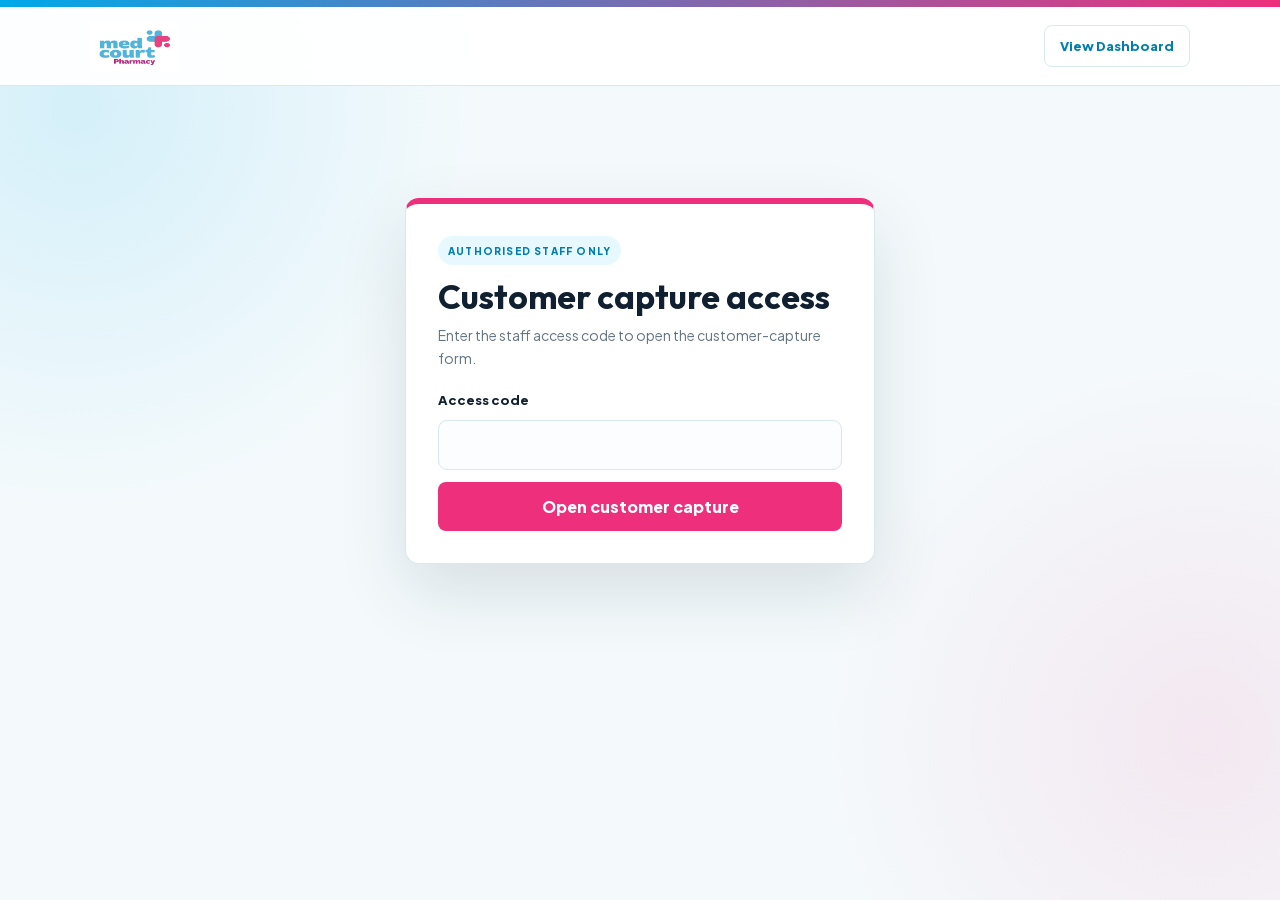
<file: customer-capture.html>
<!DOCTYPE html>
<html lang="en">
<head>
  <meta charset="UTF-8">
  <meta name="viewport" content="width=device-width, initial-scale=1.0">
  <meta name="robots" content="noindex, nofollow">
  <title>Customer Capture | Medcourt Pharmacy</title>
  <link href="assets/fonts/fonts.css" rel="stylesheet">
  <style>
    :root {
      --cyan: #00a9e8;
      --cyan-dark: #007eae;
      --cyan-soft: #e7f9ff;
      --pink: #ee2f7b;
      --pink-dark: #c91461;
      --ink: #102030;
      --muted: #647582;
      --line: #d9e8ed;
      --soft: #f4fafc;
      --white: #fff;
      --success: #147a52;
      --danger: #b42318;
    }

    * { box-sizing: border-box; margin: 0; padding: 0; }
    body {
      min-height: 100vh;
      font-family: "Plus Jakarta Sans", Arial, sans-serif;
      color: var(--ink);
      background:
        radial-gradient(circle at 6% 12%, rgba(0,169,232,.13), transparent 28%),
        radial-gradient(circle at 94% 82%, rgba(238,47,123,.09), transparent 28%),
        var(--soft);
    }
    button, input { font: inherit; }
    a { color: inherit; }
    [hidden] { display: none !important; }

    .topbar { height: 7px; background: linear-gradient(90deg, var(--cyan), var(--pink)); }
    .shell { width: min(1100px, calc(100% - 36px)); margin: 0 auto; }
    header {
      background: rgba(255,255,255,.92);
      border-bottom: 1px solid var(--line);
      backdrop-filter: blur(14px);
    }
    .nav {
      min-height: 78px;
      display: flex;
      align-items: center;
      justify-content: space-between;
      gap: 20px;
    }
    .brand img { display: block; height: 50px; width: auto; }
    .nav-links { display: flex; align-items: center; gap: 10px; }
    .nav-link {
      min-height: 42px;
      display: inline-flex;
      align-items: center;
      padding: 0 15px;
      border-radius: 8px;
      color: var(--cyan-dark);
      text-decoration: none;
      font-size: 13px;
      font-weight: 800;
      border: 1px solid var(--line);
      background: var(--white);
    }

    main { padding: 58px 0 72px; }
    .page-grid {
      display: grid;
      grid-template-columns: minmax(0, .76fr) minmax(500px, 1.24fr);
      gap: 44px;
      align-items: start;
    }
    .intro { padding-top: 24px; }
    .eyebrow {
      color: var(--pink);
      font-size: 12px;
      font-weight: 900;
      letter-spacing: .14em;
      text-transform: uppercase;
      margin-bottom: 12px;
    }
    h1 {
      font-family: "Outfit", Arial, sans-serif;
      font-size: clamp(2.6rem, 5vw, 4.6rem);
      line-height: .98;
      margin-bottom: 20px;
    }
    h1 span { color: var(--cyan); }
    .intro-copy { color: var(--muted); font-size: 16px; line-height: 1.75; max-width: 450px; }
    .steps { display: grid; gap: 12px; margin-top: 30px; }
    .step {
      display: flex;
      gap: 12px;
      align-items: center;
      color: var(--ink);
      font-size: 14px;
      font-weight: 750;
    }
    .step span {
      width: 30px;
      height: 30px;
      border-radius: 50%;
      display: grid;
      place-items: center;
      flex: 0 0 auto;
      background: var(--cyan-soft);
      color: var(--cyan-dark);
      font-size: 12px;
      font-weight: 900;
    }

    .capture-card {
      background: var(--white);
      border: 1px solid rgba(0,126,174,.18);
      border-radius: 16px;
      padding: 30px;
      box-shadow: 0 28px 70px rgba(16,32,48,.12);
    }
    .access-card {
      width: min(470px, 100%);
      margin: 54px auto 0;
      padding: 32px;
      border: 1px solid var(--line);
      border-top: 6px solid var(--pink);
      border-radius: 14px;
      background: var(--white);
      box-shadow: 0 28px 70px rgba(16,32,48,.12);
    }
    .access-badge {
      display: inline-flex;
      min-height: 29px;
      align-items: center;
      padding: 0 10px;
      margin-bottom: 14px;
      border-radius: 999px;
      background: var(--cyan-soft);
      color: var(--cyan-dark);
      font-size: 10px;
      font-weight: 900;
      letter-spacing: .12em;
      text-transform: uppercase;
    }
    .access-card h1 {
      font-family: "Outfit", Arial, sans-serif;
      font-size: 2.1rem;
      line-height: 1.05;
      margin-bottom: 10px;
    }
    .access-card > p { color: var(--muted); font-size: 14px; line-height: 1.65; margin-bottom: 22px; }
    .access-form { display: grid; gap: 12px; }
    .access-error {
      display: none;
      padding: 11px 12px;
      border: 1px solid #f7c7c3;
      border-radius: 8px;
      background: #fff1f0;
      color: var(--danger);
      font-size: 12px;
      font-weight: 750;
      line-height: 1.5;
    }
    .access-error.visible { display: block; }
    .access-submit {
      min-height: 49px;
      border: 0;
      border-radius: 8px;
      background: var(--pink);
      color: var(--white);
      font-weight: 900;
      cursor: pointer;
    }
    .access-submit:disabled { opacity: .65; cursor: wait; }
    .card-heading { margin-bottom: 24px; }
    .card-heading h2 { font-family: "Outfit", Arial, sans-serif; font-size: 1.9rem; margin-bottom: 6px; }
    .card-heading p { color: var(--muted); font-size: 13px; line-height: 1.55; }
    .field { display: grid; gap: 8px; }
    .field + .field, fieldset + .field, .field + fieldset { margin-top: 18px; }
    label, legend { color: var(--ink); font-size: 13px; font-weight: 850; }
    .optional { color: var(--muted); font-weight: 600; }
    input[type="text"], input[type="tel"], input[type="password"] {
      width: 100%;
      min-height: 50px;
      padding: 0 14px;
      border: 1.5px solid var(--line);
      border-radius: 9px;
      background: #fbfdfe;
      color: var(--ink);
      outline: none;
      transition: border-color .18s, box-shadow .18s;
    }
    input:focus { border-color: var(--cyan); box-shadow: 0 0 0 4px rgba(0,169,232,.12); background: var(--white); }
    fieldset { border: 0; }
    legend { margin-bottom: 9px; }

    .branch-options { display: grid; grid-template-columns: repeat(2, 1fr); gap: 9px; }
    .branch-option {
      min-height: 46px;
      border: 1.5px solid var(--line);
      border-radius: 9px;
      background: var(--white);
      color: var(--muted);
      cursor: pointer;
      font-weight: 850;
      transition: .18s ease;
    }
    .branch-option:hover { border-color: var(--cyan); color: var(--cyan-dark); }
    .branch-option.selected {
      border-color: var(--cyan);
      background: var(--cyan-soft);
      color: var(--cyan-dark);
      box-shadow: inset 0 0 0 1px var(--cyan);
    }

    .radio-options { display: grid; grid-template-columns: repeat(2, 1fr); gap: 9px; }
    .radio-option { position: relative; }
    .radio-option input { position: absolute; opacity: 0; pointer-events: none; }
    .radio-option span {
      min-height: 46px;
      display: flex;
      align-items: center;
      justify-content: center;
      border: 1.5px solid var(--line);
      border-radius: 9px;
      color: var(--muted);
      cursor: pointer;
      font-size: 14px;
      font-weight: 850;
    }
    .radio-option input:checked + span {
      border-color: var(--pink);
      background: rgba(238,47,123,.08);
      color: var(--pink-dark);
      box-shadow: inset 0 0 0 1px var(--pink);
    }
    .radio-option input:focus-visible + span { outline: 3px solid rgba(0,169,232,.24); outline-offset: 2px; }

    .status {
      display: none;
      margin-top: 18px;
      padding: 13px 14px;
      border-radius: 9px;
      font-size: 13px;
      font-weight: 750;
      line-height: 1.5;
    }
    .status.error { display: block; color: var(--danger); background: #fff1f0; border: 1px solid #f7c7c3; }
    .status.success { display: block; color: var(--success); background: #eaf8f2; border: 1px solid #b9e4d3; }
    .status.warning { display: block; color: #805500; background: #fff8e7; border: 1px solid #f1d99c; }

    .submit-button {
      width: 100%;
      min-height: 54px;
      margin-top: 18px;
      border: 0;
      border-radius: 9px;
      background: var(--pink);
      color: var(--white);
      font-weight: 900;
      cursor: pointer;
      box-shadow: 0 14px 28px rgba(238,47,123,.22);
    }
    .submit-button:hover { background: var(--pink-dark); }
    .submit-button:disabled { opacity: .65; cursor: wait; }
    .spinner {
      display: inline-block;
      width: 15px;
      height: 15px;
      margin-right: 8px;
      border: 2px solid rgba(255,255,255,.4);
      border-top-color: #fff;
      border-radius: 50%;
      vertical-align: -2px;
      animation: spin .7s linear infinite;
    }
    @keyframes spin { to { transform: rotate(360deg); } }
    .privacy { margin-top: 12px; color: var(--muted); font-size: 11px; line-height: 1.55; text-align: center; }

    @media (max-width: 850px) {
      main { padding-top: 38px; }
      .page-grid { grid-template-columns: 1fr; gap: 28px; }
      .intro { padding-top: 0; }
      .intro-copy { max-width: 660px; }
      .steps { grid-template-columns: repeat(3, 1fr); }
    }
    @media (max-width: 600px) {
      .shell { width: min(100% - 24px, 1100px); }
      .nav { min-height: 68px; }
      .brand img { height: 43px; }
      .nav-link { padding: 0 11px; font-size: 12px; }
      main { padding: 30px 0 48px; }
      h1 { font-size: 2.7rem; }
      .steps { grid-template-columns: 1fr; }
      .capture-card { padding: 22px 17px; border-radius: 12px; }
      .access-card { margin-top: 22px; padding: 24px 18px; }
      .branch-options { grid-template-columns: 1fr 1fr; }
    }
  </style>
</head>
<body>
  <div class="topbar"></div>
  <header>
    <div class="shell nav">
      <a class="brand" href="index.html" aria-label="Medcourt Pharmacy home"><img src="logo.jpeg" alt="Medcourt Pharmacy"></a>
      <nav class="nav-links" aria-label="Internal tools">
        <a class="nav-link" href="dashboard.html">View Dashboard</a>
      </nav>
    </div>
  </header>

  <main>
    <section class="access-card" id="captureAccess" aria-labelledby="captureAccessTitle">
      <span class="access-badge">Authorised staff only</span>
      <h1 id="captureAccessTitle">Customer capture access</h1>
      <p>Enter the staff access code to open the customer-capture form.</p>
      <form class="access-form" id="captureAccessForm">
        <label for="captureAccessCode">Access code</label>
        <input type="password" id="captureAccessCode" autocomplete="current-password" required>
        <div class="access-error" id="captureAccessError" role="alert"></div>
        <button class="access-submit" id="captureAccessButton" type="submit">Open customer capture</button>
      </form>
    </section>

    <div class="shell page-grid" id="captureWorkspace" hidden>
      <section class="intro" aria-labelledby="page-title">
        <p class="eyebrow">Medcourt Staff Tool</p>
        <h1 id="page-title">Customer <span>capture.</span></h1>
        <p class="intro-copy">Record customer visits consistently across all four branches. Select the branch, enter the customer’s details, and save the visit to the shared Google Sheet.</p>
        <div class="steps" aria-label="How to use this form">
          <div class="step"><span>1</span>Select the branch</div>
          <div class="step"><span>2</span>Enter customer details</div>
          <div class="step"><span>3</span>Save the record</div>
        </div>
      </section>

      <section class="capture-card" aria-labelledby="form-title">
        <div class="card-heading">
          <h2 id="form-title">New customer record</h2>
          <p>Required fields are marked with an asterisk.</p>
        </div>

        <form id="customerForm" novalidate>
          <fieldset>
            <legend>Branch *</legend>
            <div class="branch-options" id="branchOptions">
              <button class="branch-option" type="button" data-branch="Ikotun" aria-pressed="false">Ikotun</button>
              <button class="branch-option" type="button" data-branch="Ogudu" aria-pressed="false">Ogudu</button>
              <button class="branch-option" type="button" data-branch="Alpha Mall" aria-pressed="false">Alpha Mall</button>
              <button class="branch-option" type="button" data-branch="Ojodu" aria-pressed="false">Ojodu</button>
            </div>
            <input type="hidden" id="branch" name="branch">
          </fieldset>

          <div class="field">
            <label for="customerName">Customer name *</label>
            <input type="text" id="customerName" name="name" placeholder="Enter full name" autocomplete="name" required>
          </div>

          <div class="field">
            <label for="customerPhone">Phone number *</label>
            <input type="tel" id="customerPhone" name="phone" placeholder="0800 000 0000" autocomplete="tel" inputmode="numeric" required>
          </div>

          <div class="field">
            <label for="product">Product <span class="optional">(optional)</span></label>
            <input type="text" id="product" name="product" placeholder="Product purchased or requested">
          </div>

          <fieldset>
            <legend>Is this a refill customer? *</legend>
            <div class="radio-options">
              <label class="radio-option"><input type="radio" name="isRefill" value="Yes"><span>Yes</span></label>
              <label class="radio-option"><input type="radio" name="isRefill" value="No"><span>No</span></label>
            </div>
          </fieldset>

          <div class="status" id="formStatus" role="status" aria-live="polite"></div>
          <button class="submit-button" id="submitButton" type="submit">Save customer record</button>
          <p class="privacy">Customer details are stored in Medcourt’s internal Google Sheet and should only be accessed by authorised staff.</p>
        </form>
      </section>
    </div>
  </main>

  <script>
    var PROD_WEBAPP_URL = 'https://script.google.com/macros/s/AKfycbxhiW5OWq54daHlUM9ukOL_cMcZVoFMseit5fTGa0ud_iBqzBxDMrKVBFSV6Bg6YnAQJw/exec';
    var LOCAL_PROXY_URL = 'http://localhost:8001';
    var WEBAPP_URL = (location.hostname === 'localhost' || location.hostname === '127.0.0.1' || location.protocol === 'file:')
      ? LOCAL_PROXY_URL
      : '/api/webapp';

    var form = document.getElementById('customerForm');
    var statusEl = document.getElementById('formStatus');
    var submitButton = document.getElementById('submitButton');
    var branchInput = document.getElementById('branch');
    var captureAccess = document.getElementById('captureAccess');
    var captureWorkspace = document.getElementById('captureWorkspace');
    var captureAccessForm = document.getElementById('captureAccessForm');
    var captureAccessButton = document.getElementById('captureAccessButton');
    var captureAccessError = document.getElementById('captureAccessError');
    var activeCaptureAccessCode = '';

    document.querySelectorAll('.branch-option').forEach(function(button){
      button.addEventListener('click', function(){
        document.querySelectorAll('.branch-option').forEach(function(option){
          option.classList.remove('selected');
          option.setAttribute('aria-pressed', 'false');
        });
        button.classList.add('selected');
        button.setAttribute('aria-pressed', 'true');
        branchInput.value = button.dataset.branch;
        hideStatus();
      });
    });

    function showStatus(type, message){
      statusEl.className = 'status ' + type;
      statusEl.textContent = message;
    }

    function hideStatus(){
      statusEl.className = 'status';
      statusEl.textContent = '';
    }

    function sendRequest(payload){
      return fetch(WEBAPP_URL, {
        method: 'POST',
        headers: { 'Content-Type': 'application/json' },
        body: JSON.stringify(payload)
      }).then(function(response){
        return response.text().then(function(text){
          try { return JSON.parse(text); }
          catch (error) { throw new Error('unreadable_response'); }
        });
      });
    }

    function unlockCapture(accessCode){
      activeCaptureAccessCode = accessCode;
      sessionStorage.setItem('medcourtCaptureAccess', accessCode);
      captureAccess.hidden = true;
      captureWorkspace.hidden = false;
      document.getElementById('customerName').focus();
    }

    function lockCapture(message){
      activeCaptureAccessCode = '';
      sessionStorage.removeItem('medcourtCaptureAccess');
      captureWorkspace.hidden = true;
      captureAccess.hidden = false;
      captureAccessError.textContent = message || '';
      captureAccessError.classList.toggle('visible', Boolean(message));
      document.getElementById('captureAccessCode').focus();
    }

    function validateCaptureAccess(accessCode){
      captureAccessError.classList.remove('visible');
      captureAccessButton.disabled = true;
      captureAccessButton.innerHTML = '<span class="spinner" aria-hidden="true"></span>Checking...';

      return sendRequest({ action: 'validate_capture_access', accessCode: accessCode })
        .then(function(result){
          if (!result || result.success !== true) {
            var error = result && result.error ? result.error : 'access_failed';
            throw new Error(error);
          }
          unlockCapture(accessCode);
        })
        .catch(function(error){
          var message = 'Unable to verify access. Please try again.';
          if (error.message === 'unauthorized') message = 'The staff access code is incorrect.';
          if (error.message === 'capture_access_not_configured') message = 'The customer-capture access code has not been configured in Apps Script.';
          lockCapture(message);
        })
        .finally(function(){
          captureAccessButton.disabled = false;
          captureAccessButton.textContent = 'Open customer capture';
        });
    }

    captureAccessForm.addEventListener('submit', function(event){
      event.preventDefault();
      var accessCode = document.getElementById('captureAccessCode').value;
      if (accessCode) validateCaptureAccess(accessCode);
    });

    form.addEventListener('submit', function(event){
      event.preventDefault();
      hideStatus();

      var selectedRefill = form.querySelector('input[name="isRefill"]:checked');
      var name = document.getElementById('customerName').value.trim();
      var rawPhone = document.getElementById('customerPhone').value.trim();
      var phone = rawPhone.replace(/\D/g, '');

      if (!branchInput.value) {
        showStatus('error', 'Please select the branch.');
        return;
      }
      if (!name) {
        showStatus('error', 'Please enter the customer’s name.');
        document.getElementById('customerName').focus();
        return;
      }
      if (phone.length !== 11) {
        showStatus('error', 'Please enter a valid 11-digit phone number.');
        document.getElementById('customerPhone').focus();
        return;
      }
      if (!selectedRefill) {
        showStatus('error', 'Please select whether this is a refill customer.');
        return;
      }

      var payload = {
        action: 'capture_customer',
        accessCode: activeCaptureAccessCode,
        branch: branchInput.value,
        name: name,
        customerPhone: phone,
        product: document.getElementById('product').value.trim(),
        isRefill: selectedRefill.value
      };
      var savedBranch = branchInput.value;

      submitButton.disabled = true;
      submitButton.innerHTML = '<span class="spinner" aria-hidden="true"></span>Saving record...';

      function showSaved(){
        form.reset();
        branchInput.value = savedBranch;
        showStatus('success', name + ' was saved successfully for ' + savedBranch + '.');
        document.getElementById('customerName').focus();
      }

      sendRequest(payload)
        .then(function(result){
          if (result && result.success === false) {
            if (result.error === 'unauthorized' || result.error === 'capture_access_not_configured') {
              lockCapture(result.error === 'unauthorized' ? 'Your staff access has expired or is incorrect.' : 'The customer-capture access code has not been configured in Apps Script.');
              return;
            }
            showStatus('error', 'The record could not be saved. Please check the details and try again.');
            return;
          }
          showSaved();
        }, function(){
          // Apps Script can save the row before its redirected response becomes
          // unreadable to the browser. Avoid prompting staff to submit it twice.
          showSaved();
        })
        .finally(function(){
          submitButton.disabled = false;
          submitButton.textContent = 'Save customer record';
        });
    });

    var rememberedCaptureCode = sessionStorage.getItem('medcourtCaptureAccess');
    if (rememberedCaptureCode) validateCaptureAccess(rememberedCaptureCode);
  </script>
</body>
</html>
</file>
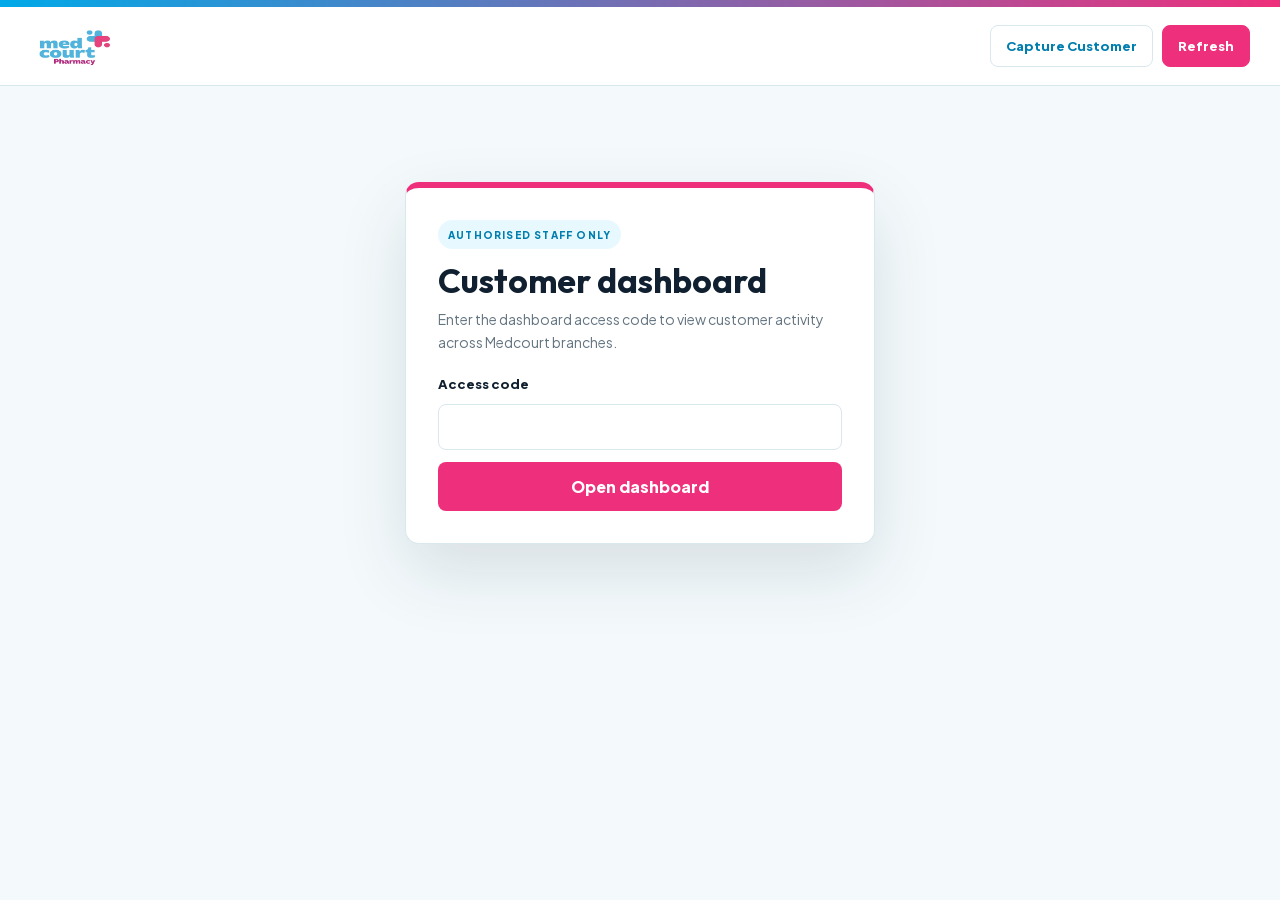
<file: dashboard.html>
<!DOCTYPE html>
<html lang="en">
<head>
  <meta charset="UTF-8">
  <meta name="viewport" content="width=device-width, initial-scale=1.0">
  <meta name="robots" content="noindex, nofollow">
  <title>Customer Dashboard | Medcourt Pharmacy</title>
  <link href="assets/fonts/fonts.css" rel="stylesheet">
  <style>
    :root {
      --cyan: #00a9e8;
      --cyan-dark: #007eae;
      --cyan-soft: #e7f9ff;
      --pink: #ee2f7b;
      --pink-soft: #fff0f6;
      --ink: #102030;
      --muted: #647582;
      --line: #d9e8ed;
      --soft: #f4fafc;
      --white: #fff;
      --success: #147a52;
      --danger: #b42318;
    }
    * { box-sizing: border-box; margin: 0; padding: 0; }
    body { min-height: 100vh; font-family: "Plus Jakarta Sans", Arial, sans-serif; color: var(--ink); background: var(--soft); }
    button, input, select { font: inherit; }
    a { color: inherit; }
    .topbar { height: 7px; background: linear-gradient(90deg, var(--cyan), var(--pink)); }
    .shell { width: min(1220px, calc(100% - 36px)); margin: 0 auto; }
    header { background: var(--white); border-bottom: 1px solid var(--line); }
    .nav { min-height: 78px; display: flex; align-items: center; justify-content: space-between; gap: 18px; }
    .brand img { display: block; height: 50px; width: auto; }
    .nav-actions { display: flex; align-items: center; gap: 9px; }
    .nav-button {
      min-height: 42px;
      display: inline-flex;
      align-items: center;
      justify-content: center;
      padding: 0 15px;
      border: 1px solid var(--line);
      border-radius: 8px;
      background: var(--white);
      color: var(--cyan-dark);
      text-decoration: none;
      font-size: 13px;
      font-weight: 850;
      cursor: pointer;
    }
    .nav-button.primary { border-color: var(--pink); background: var(--pink); color: var(--white); }
    main { padding: 42px 0 70px; }

    .access-card {
      width: min(470px, 100%);
      margin: 54px auto 0;
      padding: 32px;
      border: 1px solid var(--line);
      border-top: 6px solid var(--pink);
      border-radius: 14px;
      background: var(--white);
      box-shadow: 0 28px 70px rgba(16,32,48,.12);
    }
    .access-badge {
      display: inline-flex;
      min-height: 29px;
      align-items: center;
      padding: 0 10px;
      margin-bottom: 14px;
      border-radius: 999px;
      background: var(--cyan-soft);
      color: var(--cyan-dark);
      font-size: 10px;
      font-weight: 900;
      letter-spacing: .12em;
      text-transform: uppercase;
    }
    .access-card h1 { font-family: "Outfit", Arial, sans-serif; font-size: 2.1rem; line-height: 1.05; margin-bottom: 10px; }
    .access-card > p { color: var(--muted); font-size: 14px; line-height: 1.65; margin-bottom: 22px; }
    .access-form { display: grid; gap: 12px; }
    label { color: var(--ink); font-size: 13px; font-weight: 850; }
    input, select {
      width: 100%;
      min-height: 46px;
      padding: 0 13px;
      border: 1.5px solid var(--line);
      border-radius: 8px;
      background: var(--white);
      color: var(--ink);
      outline: none;
    }
    input:focus, select:focus { border-color: var(--cyan); box-shadow: 0 0 0 4px rgba(0,169,232,.11); }
    .access-submit {
      min-height: 49px;
      border: 0;
      border-radius: 8px;
      background: var(--pink);
      color: var(--white);
      font-weight: 900;
      cursor: pointer;
    }
    .access-submit:disabled { opacity: .65; cursor: wait; }
    .access-error { display: none; color: var(--danger); background: #fff1f0; border: 1px solid #f7c7c3; border-radius: 8px; padding: 11px 12px; font-size: 12px; font-weight: 750; line-height: 1.5; }
    .access-error.visible { display: block; }

    .dashboard { display: none; }
    .dashboard.visible { display: block; }
    .dashboard-heading { display: flex; justify-content: space-between; gap: 24px; align-items: end; margin-bottom: 28px; }
    .eyebrow { color: var(--pink); font-size: 11px; font-weight: 900; letter-spacing: .14em; text-transform: uppercase; margin-bottom: 8px; }
    .dashboard-heading h1 { font-family: "Outfit", Arial, sans-serif; font-size: clamp(2.2rem, 4vw, 3.5rem); line-height: 1; margin-bottom: 8px; }
    .dashboard-heading p { color: var(--muted); font-size: 13px; }
    .last-updated { color: var(--muted); font-size: 12px; text-align: right; }

    .filters {
      display: grid;
      grid-template-columns: 1.5fr repeat(3, minmax(145px, .7fr));
      gap: 10px;
      padding: 16px;
      margin-bottom: 18px;
      border: 1px solid var(--line);
      border-radius: 12px;
      background: var(--white);
    }
    .filter { display: grid; gap: 6px; }
    .filter label { font-size: 11px; color: var(--muted); text-transform: uppercase; letter-spacing: .08em; }

    .kpi-grid { display: grid; grid-template-columns: repeat(4, 1fr); gap: 12px; margin-bottom: 18px; }
    .kpi {
      min-height: 132px;
      padding: 20px;
      border: 1px solid var(--line);
      border-radius: 12px;
      background: var(--white);
      box-shadow: 0 10px 26px rgba(16,32,48,.05);
    }
    .kpi:nth-child(1) { border-top: 4px solid var(--cyan); }
    .kpi:nth-child(2) { border-top: 4px solid var(--pink); }
    .kpi:nth-child(3) { border-top: 4px solid #21a66f; }
    .kpi:nth-child(4) { border-top: 4px solid #ffb229; }
    .kpi-label { color: var(--muted); font-size: 11px; font-weight: 850; letter-spacing: .08em; text-transform: uppercase; }
    .kpi-value { display: block; margin: 10px 0 5px; font-family: "Outfit", Arial, sans-serif; font-size: 2.25rem; line-height: 1; }
    .kpi-note { color: var(--muted); font-size: 11px; line-height: 1.4; }

    .insights { display: grid; grid-template-columns: 1fr 1fr; gap: 14px; margin-bottom: 18px; }
    .panel { padding: 22px; border: 1px solid var(--line); border-radius: 12px; background: var(--white); }
    .panel h2 { font-family: "Outfit", Arial, sans-serif; font-size: 1.25rem; margin-bottom: 5px; }
    .panel-subtitle { color: var(--muted); font-size: 11px; margin-bottom: 19px; }
    .bar-list { display: grid; gap: 14px; }
    .bar-row-header { display: flex; justify-content: space-between; gap: 10px; margin-bottom: 6px; font-size: 12px; font-weight: 800; }
    .bar-track { height: 9px; overflow: hidden; border-radius: 999px; background: #edf4f6; }
    .bar-fill { height: 100%; border-radius: inherit; background: linear-gradient(90deg, var(--cyan), var(--cyan-dark)); }
    .product-list { display: grid; gap: 10px; }
    .product-row { display: flex; justify-content: space-between; gap: 12px; padding-bottom: 10px; border-bottom: 1px solid #edf2f4; font-size: 12px; }
    .product-row:last-child { border-bottom: 0; padding-bottom: 0; }
    .product-row span { color: var(--muted); }
    .product-row strong { color: var(--ink); }

    .table-panel { padding: 0; overflow: hidden; }
    .table-heading { display: flex; justify-content: space-between; align-items: center; gap: 15px; padding: 20px 22px; border-bottom: 1px solid var(--line); }
    .table-heading h2 { margin: 0; }
    .record-count { color: var(--muted); font-size: 12px; font-weight: 750; }
    .table-wrap { overflow-x: auto; }
    table { width: 100%; border-collapse: collapse; min-width: 850px; }
    th { padding: 12px 16px; background: #f7fbfc; color: var(--muted); font-size: 10px; letter-spacing: .08em; text-align: left; text-transform: uppercase; }
    td { padding: 14px 16px; border-top: 1px solid #edf2f4; color: var(--ink); font-size: 12px; vertical-align: middle; }
    td a { color: var(--cyan-dark); font-weight: 800; text-decoration: none; }
    .branch-pill, .refill-pill { display: inline-flex; align-items: center; min-height: 25px; padding: 0 8px; border-radius: 999px; font-size: 10px; font-weight: 850; }
    .branch-pill { color: var(--cyan-dark); background: var(--cyan-soft); }
    .refill-pill.yes { color: var(--success); background: #e8f8f1; }
    .refill-pill.no { color: var(--pink); background: var(--pink-soft); }
    .empty { display: none; padding: 46px 20px; color: var(--muted); text-align: center; font-size: 13px; }
    .empty.visible { display: block; }
    .dashboard-warning { display: none; margin-bottom: 16px; padding: 12px 14px; border: 1px solid #f1d99c; border-radius: 9px; background: #fff8e7; color: #805500; font-size: 12px; font-weight: 750; }
    .dashboard-warning.visible { display: block; }
    .spinner { display: inline-block; width: 14px; height: 14px; margin-right: 7px; border: 2px solid rgba(255,255,255,.4); border-top-color: #fff; border-radius: 50%; vertical-align: -2px; animation: spin .7s linear infinite; }
    @keyframes spin { to { transform: rotate(360deg); } }

    @media (max-width: 900px) {
      .filters { grid-template-columns: 1fr 1fr; }
      .kpi-grid { grid-template-columns: 1fr 1fr; }
    }
    @media (max-width: 650px) {
      .shell { width: min(100% - 24px, 1220px); }
      .nav { min-height: 68px; }
      .brand img { height: 42px; }
      .nav-button { min-height: 39px; padding: 0 10px; font-size: 11px; }
      main { padding: 30px 0 50px; }
      .access-card { margin-top: 22px; padding: 24px 18px; }
      .dashboard-heading { display: block; }
      .last-updated { margin-top: 10px; text-align: left; }
      .filters, .kpi-grid, .insights { grid-template-columns: 1fr; }
      .kpi { min-height: 112px; }
      .panel { padding: 18px; }
    }
  </style>
</head>
<body>
  <div class="topbar"></div>
  <header>
    <div class="shell nav">
      <a class="brand" href="index.html" aria-label="Medcourt Pharmacy home"><img src="logo.jpeg" alt="Medcourt Pharmacy"></a>
      <div class="nav-actions">
        <a class="nav-button" href="customer-capture.html">Capture Customer</a>
        <button class="nav-button primary" id="refreshButton" type="button" hidden>Refresh</button>
      </div>
    </div>
  </header>

  <main class="shell">
    <section class="access-card" id="accessCard" aria-labelledby="accessTitle">
      <span class="access-badge">Authorised staff only</span>
      <h1 id="accessTitle">Customer dashboard</h1>
      <p>Enter the dashboard access code to view customer activity across Medcourt branches.</p>
      <form class="access-form" id="accessForm">
        <label for="accessCode">Access code</label>
        <input type="password" id="accessCode" autocomplete="current-password" required>
        <div class="access-error" id="accessError" role="alert"></div>
        <button class="access-submit" id="accessButton" type="submit">Open dashboard</button>
      </form>
    </section>

    <section class="dashboard" id="dashboard" aria-labelledby="dashboardTitle">
      <div class="dashboard-heading">
        <div>
          <p class="eyebrow">Customer intelligence</p>
          <h1 id="dashboardTitle">Branch dashboard</h1>
          <p>Customer capture, refill activity, and product interest across all locations.</p>
        </div>
        <p class="last-updated" id="lastUpdated"></p>
      </div>

      <div class="dashboard-warning" id="dashboardWarning"></div>

      <section class="filters" aria-label="Dashboard filters">
        <div class="filter"><label for="searchFilter">Search</label><input type="text" id="searchFilter" placeholder="Name, phone or product"></div>
        <div class="filter"><label for="branchFilter">Branch</label><select id="branchFilter"><option value="">All branches</option><option>Ikotun</option><option>Ogudu</option><option>Alpha Mall</option><option>Ojodu</option></select></div>
        <div class="filter"><label for="refillFilter">Customer type</label><select id="refillFilter"><option value="">All customers</option><option value="Yes">Refill customers</option><option value="No">New customers</option></select></div>
        <div class="filter"><label for="dateFilter">Date range</label><select id="dateFilter"><option value="all">All time</option><option value="today">Today</option><option value="7">Last 7 days</option><option value="30">Last 30 days</option></select></div>
      </section>

      <section class="kpi-grid" aria-label="Customer summary">
        <article class="kpi"><span class="kpi-label">Customers</span><strong class="kpi-value" id="totalCustomers">0</strong><span class="kpi-note">Records matching the current filters</span></article>
        <article class="kpi"><span class="kpi-label">Refill customers</span><strong class="kpi-value" id="refillCustomers">0</strong><span class="kpi-note" id="refillRate">0% of customers</span></article>
        <article class="kpi"><span class="kpi-label">New customers</span><strong class="kpi-value" id="newCustomers">0</strong><span class="kpi-note">Marked as non-refill visits</span></article>
        <article class="kpi"><span class="kpi-label">Leading branch</span><strong class="kpi-value" id="leadingBranch">—</strong><span class="kpi-note" id="leadingBranchNote">No records yet</span></article>
      </section>

      <section class="insights">
        <article class="panel">
          <h2>Customers by branch</h2>
          <p class="panel-subtitle">Distribution for the current filters</p>
          <div class="bar-list" id="branchBars"></div>
        </article>
        <article class="panel">
          <h2>Top products</h2>
          <p class="panel-subtitle">Most frequently recorded product entries</p>
          <div class="product-list" id="productList"></div>
        </article>
      </section>

      <section class="panel table-panel">
        <div class="table-heading"><h2>Customer records</h2><span class="record-count" id="recordCount">0 records</span></div>
        <div class="table-wrap" id="tableWrap">
          <table>
            <thead><tr><th>Date</th><th>Branch</th><th>Customer</th><th>Phone</th><th>Product</th><th>Refill</th></tr></thead>
            <tbody id="customerRows"></tbody>
          </table>
        </div>
        <div class="empty" id="emptyState">No customer records match the selected filters.</div>
      </section>
    </section>
  </main>

  <script>
    var LOCAL_PROXY_URL = 'http://localhost:8001';
    var WEBAPP_URL = (location.hostname === 'localhost' || location.hostname === '127.0.0.1' || location.protocol === 'file:')
      ? LOCAL_PROXY_URL
      : '/api/webapp';
    var allRows = [];
    var activeAccessCode = '';

    var accessCard = document.getElementById('accessCard');
    var dashboard = document.getElementById('dashboard');
    var accessForm = document.getElementById('accessForm');
    var accessButton = document.getElementById('accessButton');
    var accessError = document.getElementById('accessError');
    var refreshButton = document.getElementById('refreshButton');

    function postRequest(payload){
      return fetch(WEBAPP_URL, {
        method: 'POST',
        headers: { 'Content-Type': 'application/json' },
        body: JSON.stringify(payload)
      }).then(function(response){
        return response.text().then(function(text){
          try { return JSON.parse(text); }
          catch (error) { throw new Error('unreadable_response'); }
        });
      });
    }

    function loadDashboard(accessCode){
      accessError.classList.remove('visible');
      accessButton.disabled = true;
      accessButton.innerHTML = '<span class="spinner" aria-hidden="true"></span>Loading...';
      refreshButton.disabled = true;

      return postRequest({ action: 'dashboard_data', accessCode: accessCode })
        .then(function(result){
          if (!result || result.success !== true) {
            var error = result && result.error ? result.error : 'load_failed';
            throw new Error(error);
          }
          activeAccessCode = accessCode;
          sessionStorage.setItem('medcourtDashboardAccess', accessCode);
          allRows = Array.isArray(result.rows) ? result.rows : [];
          accessCard.style.display = 'none';
          dashboard.classList.add('visible');
          refreshButton.hidden = false;
          document.getElementById('lastUpdated').textContent = 'Updated ' + new Date(result.generatedAt || Date.now()).toLocaleString();
          var warning = document.getElementById('dashboardWarning');
          warning.textContent = result.truncated ? 'Showing the most recent 5,000 records.' : '';
          warning.classList.toggle('visible', Boolean(result.truncated));
          renderDashboard();
        })
        .catch(function(error){
          sessionStorage.removeItem('medcourtDashboardAccess');
          var message = 'Unable to load the dashboard. Please try again.';
          if (error.message === 'unauthorized') message = 'The access code is incorrect.';
          if (error.message === 'dashboard_not_configured') message = 'The dashboard access code has not been configured in Apps Script.';
          accessError.textContent = message;
          accessError.classList.add('visible');
          accessCard.style.display = 'block';
          dashboard.classList.remove('visible');
          refreshButton.hidden = true;
        })
        .finally(function(){
          accessButton.disabled = false;
          accessButton.textContent = 'Open dashboard';
          refreshButton.disabled = false;
        });
    }

    accessForm.addEventListener('submit', function(event){
      event.preventDefault();
      var code = document.getElementById('accessCode').value;
      if (code) loadDashboard(code);
    });

    refreshButton.addEventListener('click', function(){
      if (activeAccessCode) loadDashboard(activeAccessCode);
    });

    ['searchFilter', 'branchFilter', 'refillFilter', 'dateFilter'].forEach(function(id){
      document.getElementById(id).addEventListener(id === 'searchFilter' ? 'input' : 'change', renderDashboard);
    });

    function getFilteredRows(){
      var search = document.getElementById('searchFilter').value.trim().toLowerCase();
      var branch = document.getElementById('branchFilter').value;
      var refill = document.getElementById('refillFilter').value;
      var dateRange = document.getElementById('dateFilter').value;
      var now = new Date();

      return allRows.filter(function(row){
        if (branch && row.branch !== branch) return false;
        if (refill && row.isRefill !== refill) return false;
        if (search) {
          var haystack = [row.name, row.phone, row.product].join(' ').toLowerCase();
          if (haystack.indexOf(search) === -1) return false;
        }
        if (dateRange !== 'all') {
          var date = new Date(row.timestamp);
          if (isNaN(date.getTime())) return false;
          if (dateRange === 'today') {
            if (date.toDateString() !== now.toDateString()) return false;
          } else {
            var cutoff = new Date(now.getTime() - Number(dateRange) * 24 * 60 * 60 * 1000);
            if (date < cutoff) return false;
          }
        }
        return true;
      });
    }

    function countBy(rows, key){
      return rows.reduce(function(counts, row){
        var value = row[key] || 'Not specified';
        counts[value] = (counts[value] || 0) + 1;
        return counts;
      }, {});
    }

    function renderDashboard(){
      var rows = getFilteredRows();
      var refillCount = rows.filter(function(row){ return row.isRefill === 'Yes'; }).length;
      var newCount = rows.filter(function(row){ return row.isRefill === 'No'; }).length;
      var branchCounts = countBy(rows, 'branch');
      var leading = Object.keys(branchCounts).sort(function(a, b){ return branchCounts[b] - branchCounts[a]; })[0];

      document.getElementById('totalCustomers').textContent = rows.length.toLocaleString();
      document.getElementById('refillCustomers').textContent = refillCount.toLocaleString();
      document.getElementById('newCustomers').textContent = newCount.toLocaleString();
      document.getElementById('refillRate').textContent = (rows.length ? Math.round(refillCount / rows.length * 100) : 0) + '% of customers';
      document.getElementById('leadingBranch').textContent = leading || '—';
      document.getElementById('leadingBranchNote').textContent = leading ? branchCounts[leading] + ' customer' + (branchCounts[leading] === 1 ? '' : 's') : 'No records yet';
      document.getElementById('recordCount').textContent = rows.length.toLocaleString() + ' record' + (rows.length === 1 ? '' : 's');

      renderBranchBars(branchCounts, rows.length);
      renderProducts(rows);
      renderRows(rows);
    }

    function renderBranchBars(counts, total){
      var branches = ['Ikotun', 'Ogudu', 'Alpha Mall', 'Ojodu'];
      document.getElementById('branchBars').innerHTML = branches.map(function(branch){
        var count = counts[branch] || 0;
        var width = total ? Math.round(count / total * 100) : 0;
        return '<div><div class="bar-row-header"><span>' + branch + '</span><strong>' + count + '</strong></div><div class="bar-track"><div class="bar-fill" style="width:' + width + '%"></div></div></div>';
      }).join('');
    }

    function renderProducts(rows){
      var counts = {};
      rows.forEach(function(row){
        var product = String(row.product || '').trim();
        if (product) counts[product] = (counts[product] || 0) + 1;
      });
      var products = Object.keys(counts).sort(function(a, b){ return counts[b] - counts[a]; }).slice(0, 5);
      var container = document.getElementById('productList');
      if (!products.length) {
        container.innerHTML = '<div class="product-row"><span>No products recorded</span><strong>—</strong></div>';
        return;
      }
      container.innerHTML = products.map(function(product){
        return '<div class="product-row"><span>' + escapeHtml(product) + '</span><strong>' + counts[product] + '</strong></div>';
      }).join('');
    }

    function renderRows(rows){
      var body = document.getElementById('customerRows');
      var empty = document.getElementById('emptyState');
      var tableWrap = document.getElementById('tableWrap');
      empty.classList.toggle('visible', rows.length === 0);
      tableWrap.style.display = rows.length ? 'block' : 'none';
      body.innerHTML = rows.slice(0, 250).map(function(row){
        var date = new Date(row.timestamp);
        var dateLabel = isNaN(date.getTime()) ? '—' : date.toLocaleString();
        return '<tr>' +
          '<td>' + escapeHtml(dateLabel) + '</td>' +
          '<td><span class="branch-pill">' + escapeHtml(row.branch) + '</span></td>' +
          '<td><strong>' + escapeHtml(row.name) + '</strong></td>' +
          '<td><a href="tel:' + escapeHtml(row.phone) + '">' + escapeHtml(row.phone) + '</a></td>' +
          '<td>' + escapeHtml(row.product || '—') + '</td>' +
          '<td><span class="refill-pill ' + (row.isRefill === 'Yes' ? 'yes' : 'no') + '">' + escapeHtml(row.isRefill || '—') + '</span></td>' +
        '</tr>';
      }).join('');
    }

    function escapeHtml(value){
      return String(value == null ? '' : value)
        .replace(/&/g, '&amp;')
        .replace(/</g, '&lt;')
        .replace(/>/g, '&gt;')
        .replace(/"/g, '&quot;')
        .replace(/'/g, '&#039;');
    }

    var rememberedCode = sessionStorage.getItem('medcourtDashboardAccess');
    if (rememberedCode) loadDashboard(rememberedCode);
  </script>
</body>
</html>
</file>
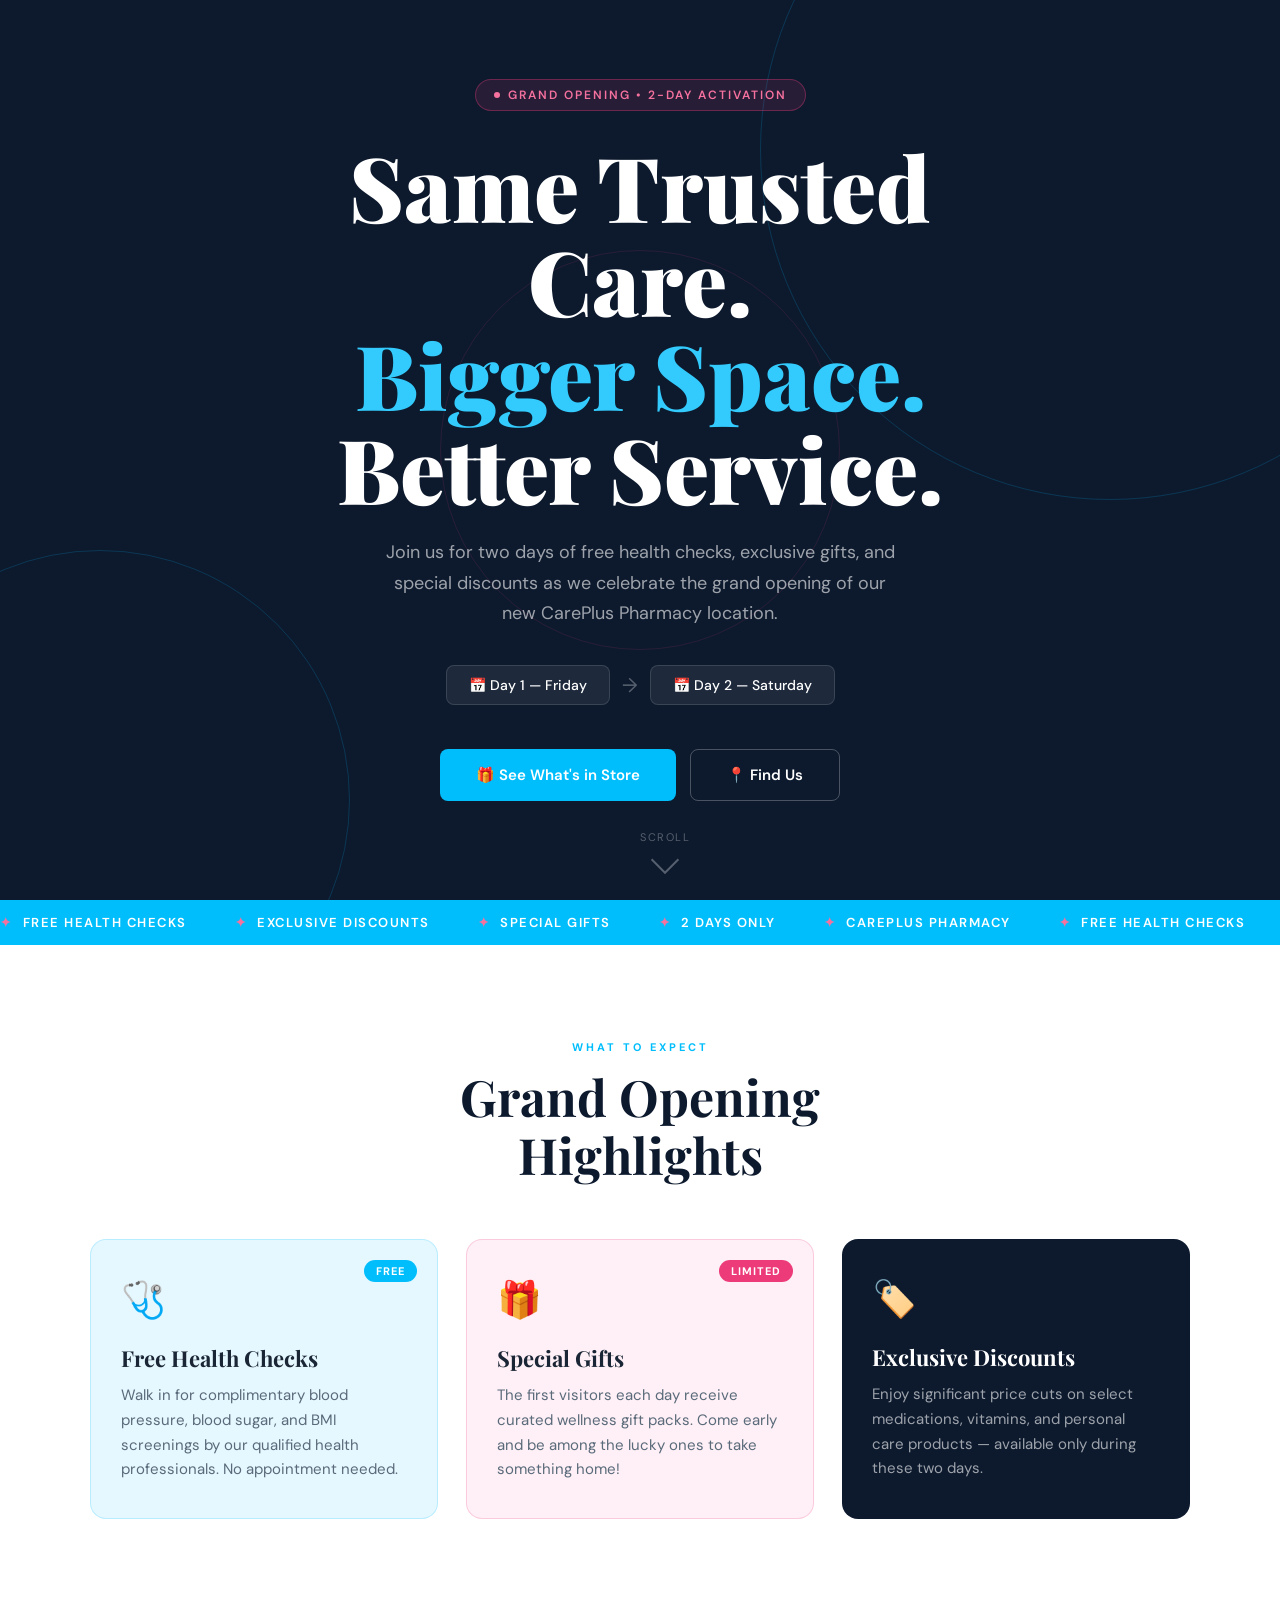
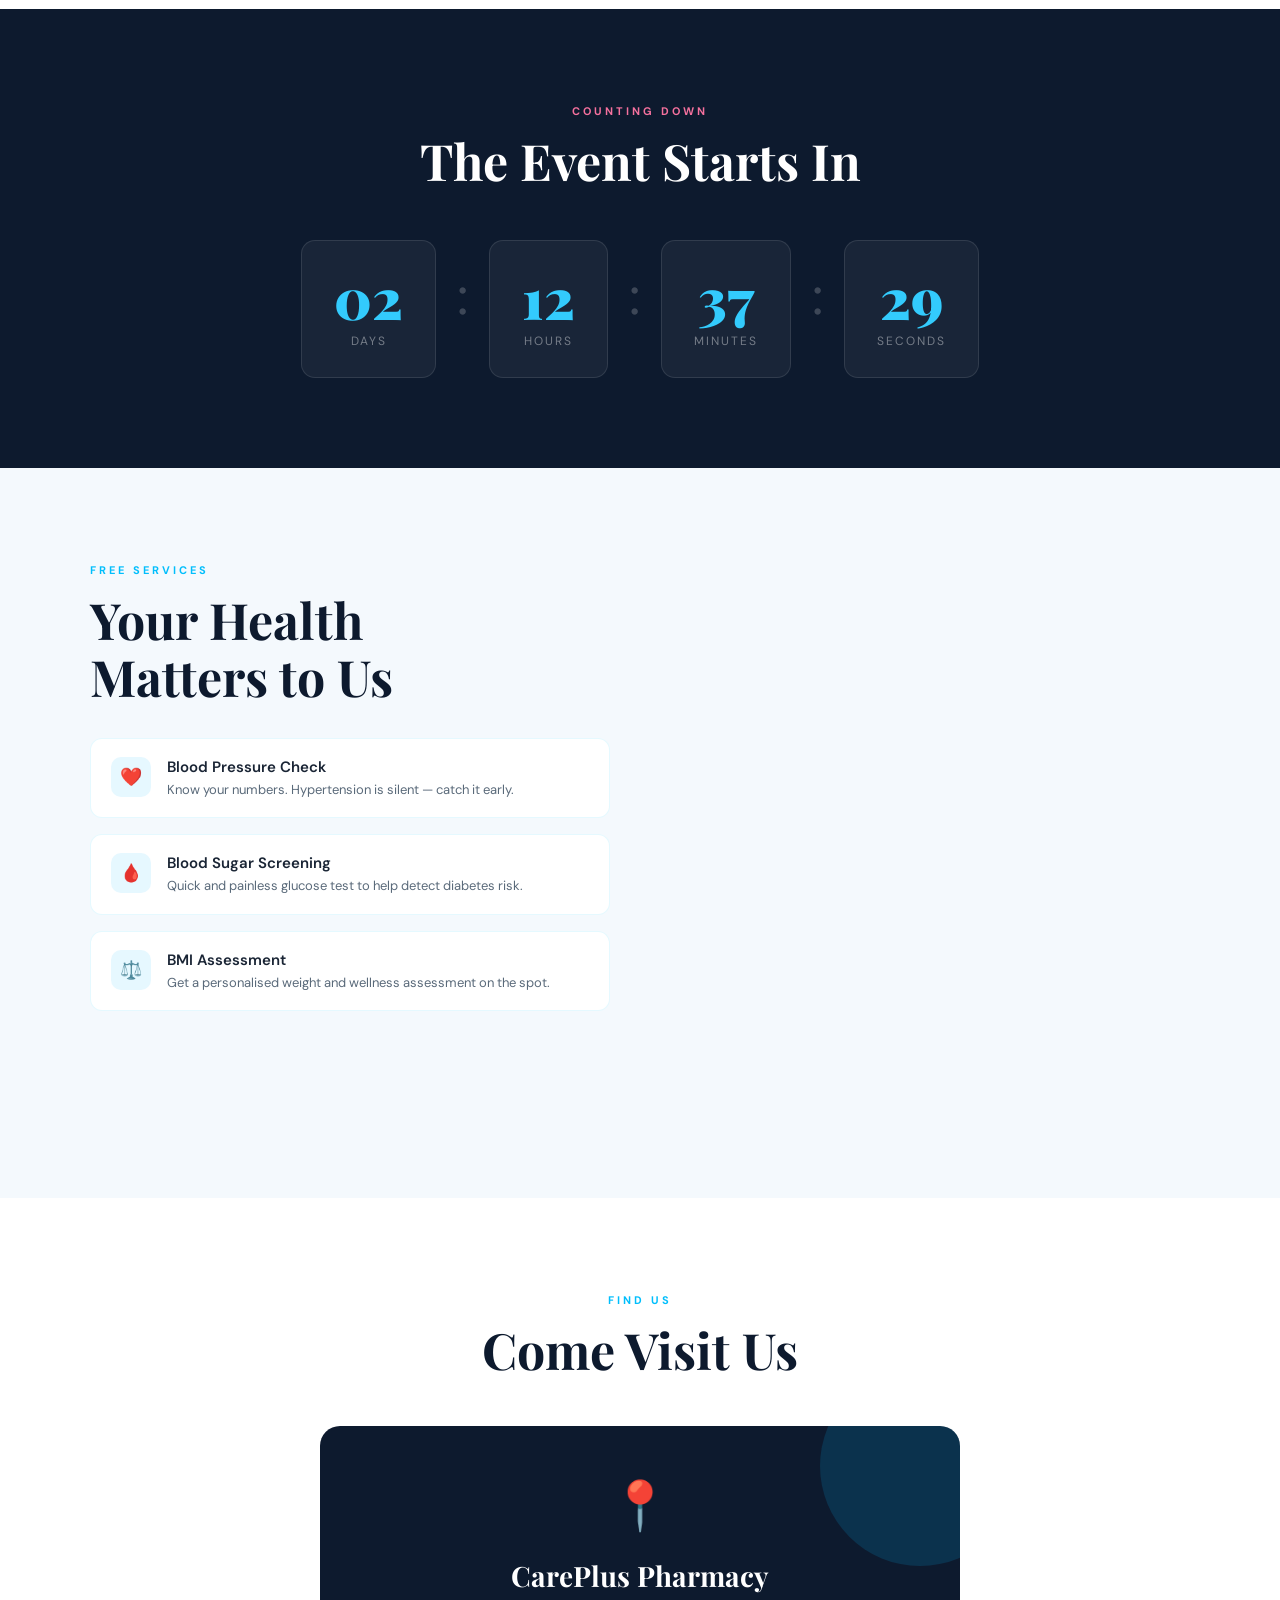
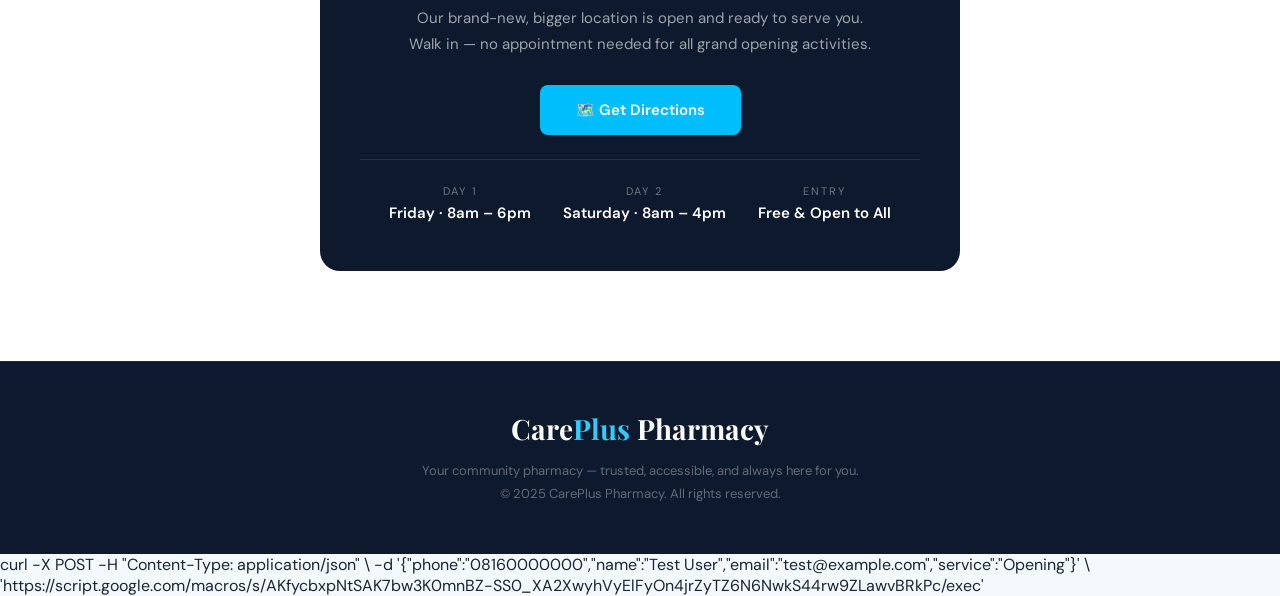
<file: new_template.html>
<!DOCTYPE html>
<html lang="en">
<head>
  <meta charset="UTF-8" />
  <meta name="viewport" content="width=device-width, initial-scale=1.0"/>
  <title>Grand Opening – 2-Day Special Activation | CarePlus Pharmacy</title>
  <link href="https://fonts.googleapis.com/css2?family=Playfair+Display:wght@700;900&family=DM+Sans:wght@300;400;500;600&display=swap" rel="stylesheet"/>
  <style>
    *, *::before, *::after { box-sizing: border-box; margin: 0; padding: 0; }

    :root {
      --green: #00BEFC;
      --green-light: #33CBFD;
      --green-pale: #E6F8FF;
      --gold: #ED3A78;
      --gold-light: #F5719E;
      --dark: #0d1a2e;
      --text: #1a2535;
      --muted: #5a6a7a;
      --white: #ffffff;
      --off-white: #f4f9fd;
    }

    html { scroll-behavior: smooth; }

    body {
      font-family: 'DM Sans', sans-serif;
      background: var(--off-white);
      color: var(--text);
      overflow-x: hidden;
    }

    /* ── HERO ── */
    .hero {
      min-height: 100vh;
      background: var(--dark);
      position: relative;
      display: flex;
      flex-direction: column;
      align-items: center;
      justify-content: center;
      overflow: hidden;
      padding: 60px 24px 80px;
    }

    /* animated background rings */
    .hero::before, .hero::after {
      content: '';
      position: absolute;
      border-radius: 50%;
      border: 1px solid rgba(0,190,252,0.18);
      animation: pulse-ring 6s ease-in-out infinite;
    }
    .hero::before { width: 700px; height: 700px; top: -200px; right: -180px; animation-delay: 0s; }
    .hero::after  { width: 500px; height: 500px; bottom: -150px; left: -150px; animation-delay: 3s; }

    .ring-extra {
      position: absolute;
      border-radius: 50%;
      border: 1px solid rgba(237,58,120,0.12);
      width: 400px; height: 400px;
      top: 50%; left: 50%;
      transform: translate(-50%, -50%);
      animation: pulse-ring 8s ease-in-out infinite;
      animation-delay: 1.5s;
    }

    @keyframes pulse-ring {
      0%, 100% { transform: scale(1); opacity: 0.4; }
      50%       { transform: scale(1.08); opacity: 0.1; }
    }

    .hero-badge {
      display: inline-flex;
      align-items: center;
      gap: 8px;
      background: rgba(237,58,120,0.12);
      border: 1px solid rgba(237,58,120,0.35);
      color: var(--gold-light);
      font-size: 12px;
      font-weight: 600;
      letter-spacing: 2px;
      text-transform: uppercase;
      padding: 7px 18px;
      border-radius: 40px;
      margin-bottom: 28px;
      animation: fade-up 0.8s ease both;
    }
    .hero-badge .dot {
      width: 6px; height: 6px;
      background: var(--gold-light);
      border-radius: 50%;
      animation: blink 1.4s infinite;
    }
    @keyframes blink { 0%,100%{opacity:1} 50%{opacity:0.2} }

    .hero h1 {
      font-family: 'Playfair Display', serif;
      font-size: clamp(42px, 7vw, 90px);
      font-weight: 900;
      color: var(--white);
      text-align: center;
      line-height: 1.05;
      max-width: 780px;
      animation: fade-up 0.9s 0.1s ease both;
    }
    .hero h1 span { color: var(--green-light); }

    .hero-sub {
      margin-top: 22px;
      font-size: clamp(15px, 2vw, 18px);
      color: rgba(255,255,255,0.6);
      text-align: center;
      max-width: 520px;
      line-height: 1.7;
      animation: fade-up 1s 0.2s ease both;
    }

    .hero-dates {
      margin-top: 36px;
      display: flex;
      align-items: center;
      gap: 12px;
      animation: fade-up 1s 0.3s ease both;
    }
    .date-pill {
      background: rgba(255,255,255,0.07);
      border: 1px solid rgba(255,255,255,0.12);
      color: var(--white);
      padding: 10px 22px;
      border-radius: 8px;
      font-size: 14px;
      font-weight: 500;
    }
    .date-sep { color: rgba(255,255,255,0.3); font-size: 20px; }

    .hero-cta {
      margin-top: 44px;
      display: flex;
      gap: 14px;
      flex-wrap: wrap;
      justify-content: center;
      animation: fade-up 1s 0.4s ease both;
    }
    .btn-primary {
      background: var(--green);
      color: #fff;
      padding: 15px 36px;
      border-radius: 8px;
      font-size: 15px;
      font-weight: 600;
      text-decoration: none;
      border: none;
      cursor: pointer;
      transition: background 0.2s, transform 0.15s;
      display: inline-flex; align-items: center; gap: 8px;
    }
    .btn-primary:hover { background: var(--green-light); transform: translateY(-2px); }
    .btn-outline {
      background: transparent;
      color: #fff;
      padding: 15px 36px;
      border-radius: 8px;
      font-size: 15px;
      font-weight: 600;
      text-decoration: none;
      border: 1px solid rgba(255,255,255,0.25);
      cursor: pointer;
      transition: border-color 0.2s, transform 0.15s;
    }
    .btn-outline:hover { border-color: #fff; transform: translateY(-2px); }

    .scroll-hint {
      position: absolute;
      bottom: 30px;
      left: 50%;
      transform: translateX(-50%);
      display: flex;
      flex-direction: column;
      align-items: center;
      gap: 6px;
      color: rgba(255,255,255,0.3);
      font-size: 11px;
      letter-spacing: 1.5px;
      text-transform: uppercase;
      animation: fade-up 1s 0.8s ease both;
    }
    .scroll-arrow {
      width: 20px; height: 20px;
      border-right: 2px solid rgba(255,255,255,0.3);
      border-bottom: 2px solid rgba(255,255,255,0.3);
      transform: rotate(45deg);
      animation: bounce-down 1.8s ease infinite;
    }
    @keyframes bounce-down {
      0%,100%{transform:rotate(45deg) translateY(0)} 50%{transform:rotate(45deg) translateY(5px)}
    }

    /* ── STRIP ── */
    .strip {
      background: var(--green);
      padding: 14px 0;
      overflow: hidden;
    }
    .strip-inner {
      display: flex;
      gap: 48px;
      animation: marquee 18s linear infinite;
      white-space: nowrap;
      width: max-content;
    }
    .strip-item {
      color: #fff;
      font-size: 13px;
      font-weight: 600;
      letter-spacing: 1.5px;
      text-transform: uppercase;
      display: flex; align-items: center; gap: 10px;
    }
    .strip-item::before { content: '✦'; color: var(--gold-light); }
    @keyframes marquee { from{transform:translateX(0)} to{transform:translateX(-50%)} }

    /* ── SECTION COMMON ── */
    section { padding: 90px 24px; }
    .section-label {
      display: inline-block;
      font-size: 11px;
      font-weight: 700;
      letter-spacing: 3px;
      text-transform: uppercase;
      color: var(--green);
      margin-bottom: 14px;
    }
    .section-title {
      font-family: 'Playfair Display', serif;
      font-size: clamp(30px, 4vw, 50px);
      font-weight: 700;
      line-height: 1.15;
      color: var(--dark);
    }
    .container { max-width: 1100px; margin: 0 auto; }

    /* ── OFFERS ── */
    .offers { background: var(--white); }
    .offers-header { text-align: center; margin-bottom: 56px; }
    .offers-grid {
      display: grid;
      grid-template-columns: repeat(auto-fit, minmax(280px, 1fr));
      gap: 28px;
    }
    .offer-card {
      border-radius: 16px;
      padding: 36px 30px;
      position: relative;
      overflow: hidden;
      transition: transform 0.25s, box-shadow 0.25s;
    }
    .offer-card:hover { transform: translateY(-6px); box-shadow: 0 20px 50px rgba(0,0,0,0.1); }
    .offer-card.green  { background: var(--green-pale); border: 1px solid rgba(0,190,252,0.2); }
      .offer-card.gold   { background: #FEF0F6; border: 1px solid rgba(237,58,120,0.2); }
    .offer-card.dark   { background: var(--dark); color: #fff; }

    .offer-icon {
      font-size: 36px;
      margin-bottom: 20px;
      display: block;
    }
    .offer-card h3 {
      font-family: 'Playfair Display', serif;
      font-size: 22px;
      font-weight: 700;
      margin-bottom: 10px;
    }
    .offer-card.dark h3 { color: #fff; }
    .offer-card p {
      font-size: 15px;
      line-height: 1.65;
      color: var(--muted);
    }
    .offer-card.dark p { color: rgba(255,255,255,0.6); }
    .offer-tag {
      position: absolute;
      top: 20px; right: 20px;
      background: var(--green);
      color: #fff;
      font-size: 11px;
      font-weight: 700;
      letter-spacing: 1px;
      text-transform: uppercase;
      padding: 4px 12px;
      border-radius: 20px;
    }
    .offer-card.gold .offer-tag { background: var(--gold); }

    /* ── COUNTDOWN ── */
    .countdown-section {
      background: var(--dark);
      text-align: center;
      padding: 90px 24px;
    }
    .countdown-section .section-label { color: var(--gold-light); }
    .countdown-section .section-title { color: #fff; margin-bottom: 50px; }
    .countdown-grid {
      display: flex;
      justify-content: center;
      gap: 20px;
      flex-wrap: wrap;
    }
    .countdown-item {
      background: rgba(255,255,255,0.05);
      border: 1px solid rgba(255,255,255,0.1);
      border-radius: 14px;
      padding: 28px 32px;
      min-width: 110px;
    }
    .countdown-num {
      font-family: 'Playfair Display', serif;
      font-size: 56px;
      font-weight: 900;
      color: var(--green-light);
      line-height: 1;
      display: block;
    }
    .countdown-label {
      font-size: 12px;
      letter-spacing: 2px;
      text-transform: uppercase;
      color: rgba(255,255,255,0.4);
      margin-top: 8px;
      display: block;
    }
    .countdown-sep {
      font-family: 'Playfair Display', serif;
      font-size: 50px;
      color: rgba(255,255,255,0.2);
      align-self: flex-start;
      padding-top: 20px;
    }

    /* ── HEALTH CHECKS ── */
    .checks { background: var(--off-white); }
    .checks-inner {
      display: grid;
      grid-template-columns: 1fr 1fr;
      gap: 60px;
      align-items: center;
    }
    @media(max-width:720px) { .checks-inner { grid-template-columns: 1fr; } }
    .checks-list { margin-top: 32px; display: flex; flex-direction: column; gap: 16px; }
    .check-item {
      display: flex;
      align-items: flex-start;
      gap: 16px;
      padding: 18px 20px;
      background: var(--white);
      border-radius: 12px;
      border: 1px solid rgba(0,190,252,0.1);
      transition: border-color 0.2s;
    }
    .check-item:hover { border-color: var(--green-light); }
    .check-icon {
      width: 40px; height: 40px;
      background: var(--green-pale);
      border-radius: 10px;
      display: flex; align-items: center; justify-content: center;
      font-size: 18px;
      flex-shrink: 0;
    }
    .check-item h4 { font-size: 15px; font-weight: 600; margin-bottom: 3px; }
    .check-item p  { font-size: 13px; color: var(--muted); line-height: 1.5; }

    .checks-visual {
      position: relative;
      display: flex;
      align-items: center;
      justify-content: center;
    }
    .big-circle {
      width: 340px; height: 340px;
      border-radius: 50%;
      background: linear-gradient(135deg, var(--green) 0%, #0090c8 100%);
      display: flex;
      flex-direction: column;
      align-items: center;
      justify-content: center;
      color: #fff;
      text-align: center;
      box-shadow: 0 30px 80px rgba(0,190,252,0.35);
    }
    .big-circle .emoji { font-size: 64px; margin-bottom: 16px; }
    .big-circle h3 { font-family: 'Playfair Display', serif; font-size: 26px; font-weight: 700; }
    .big-circle p { font-size: 14px; opacity: 0.75; margin-top: 6px; }
    .float-badge {
      position: absolute;
      background: var(--white);
      border-radius: 12px;
      padding: 12px 16px;
      box-shadow: 0 10px 30px rgba(0,0,0,0.12);
      font-size: 13px;
      font-weight: 600;
      display: flex; align-items: center; gap: 8px;
      white-space: nowrap;
    }
    .float-badge.top-right { top: 20px; right: -10px; }
    .float-badge.bottom-left { bottom: 30px; left: -20px; }
    .float-badge .dot { width: 8px; height: 8px; border-radius: 50%; background: var(--green); flex-shrink: 0; }

    /* ── LOCATION ── */
    .location-section { background: var(--white); text-align: center; }
    .location-card {
      max-width: 640px;
      margin: 48px auto 0;
      background: var(--dark);
      border-radius: 20px;
      padding: 48px 40px;
      color: #fff;
      position: relative;
      overflow: hidden;
    }
    .location-card::before {
      content: '';
      position: absolute;
      top: -60px; right: -60px;
      width: 200px; height: 200px;
      border-radius: 50%;
      background: rgba(0,190,252,0.15);
    }
    .location-icon { font-size: 48px; margin-bottom: 20px; display: block; }
    .location-card h3 { font-family: 'Playfair Display', serif; font-size: 28px; margin-bottom: 12px; }
    .location-card p { color: rgba(255,255,255,0.6); font-size: 15px; line-height: 1.7; margin-bottom: 28px; }
    .location-details {
      display: flex;
      justify-content: center;
      gap: 32px;
      flex-wrap: wrap;
      margin-top: 24px;
      padding-top: 24px;
      border-top: 1px solid rgba(255,255,255,0.1);
    }
    .loc-detail { text-align: center; }
    .loc-detail .lbl { font-size: 11px; letter-spacing: 2px; text-transform: uppercase; color: rgba(255,255,255,0.4); margin-bottom: 5px; }
    .loc-detail .val { font-size: 15px; font-weight: 600; color: #fff; }

    /* ── FOOTER ── */
    footer {
      background: var(--dark);
      padding: 48px 24px;
      text-align: center;
      border-top: 1px solid rgba(255,255,255,0.06);
    }
    .footer-logo {
      font-family: 'Playfair Display', serif;
      font-size: 28px;
      font-weight: 700;
      color: #fff;
      margin-bottom: 12px;
    }
    .footer-logo span { color: var(--green-light); }
    footer p { color: rgba(255,255,255,0.35); font-size: 13px; line-height: 1.8; }

    /* ── ANIMATIONS ── */
    @keyframes fade-up {
      from { opacity: 0; transform: translateY(28px); }
      to   { opacity: 1; transform: translateY(0); }
    }

    .reveal {
      opacity: 0;
      transform: translateY(30px);
      transition: opacity 0.7s ease, transform 0.7s ease;
    }
    .reveal.visible {
      opacity: 1;
      transform: translateY(0);
    }
  </style>
</head>
<body>

  <!-- HERO -->
  <section class="hero">
    <div class="ring-extra"></div>

    <div class="hero-badge">
      <span class="dot"></span>
      Grand Opening • 2-Day Activation
    </div>

    <h1>
      Same Trusted Care.<br/>
      <span>Bigger Space.</span><br/>
      Better Service.
    </h1>

    <p class="hero-sub">
      Join us for two days of free health checks, exclusive gifts, and special discounts
      as we celebrate the grand opening of our new CarePlus Pharmacy location.
    </p>

    <div class="hero-dates">
      <div class="date-pill">📅 Day 1 — Friday</div>
      <span class="date-sep">→</span>
      <div class="date-pill">📅 Day 2 — Saturday</div>
    </div>

    <div class="hero-cta">
      <a href="#offers" class="btn-primary">🎁 See What's in Store</a>
      <a href="#location" class="btn-outline">📍 Find Us</a>
    </div>

    <div class="scroll-hint">
      <span>Scroll</span>
      <div class="scroll-arrow"></div>
    </div>
  </section>

  <!-- STRIP -->
  <div class="strip">
    <div class="strip-inner">
      <span class="strip-item">Free Health Checks</span>
      <span class="strip-item">Exclusive Discounts</span>
      <span class="strip-item">Special Gifts</span>
      <span class="strip-item">2 Days Only</span>
      <span class="strip-item">CarePlus Pharmacy</span>
      <span class="strip-item">Free Health Checks</span>
      <span class="strip-item">Exclusive Discounts</span>
      <span class="strip-item">Special Gifts</span>
      <span class="strip-item">2 Days Only</span>
      <span class="strip-item">CarePlus Pharmacy</span>
    </div>
  </div>

  <!-- OFFERS -->
  <section class="offers" id="offers">
    <div class="container">
      <div class="offers-header reveal">
        <span class="section-label">What to Expect</span>
        <h2 class="section-title">Grand Opening <br/>Highlights</h2>
      </div>
      <div class="offers-grid">
        <div class="offer-card green reveal">
          <span class="offer-icon">🩺</span>
          <span class="offer-tag">Free</span>
          <h3>Free Health Checks</h3>
          <p>Walk in for complimentary blood pressure, blood sugar, and BMI screenings by our qualified health professionals. No appointment needed.</p>
        </div>
        <div class="offer-card gold reveal">
          <span class="offer-icon">🎁</span>
          <span class="offer-tag">Limited</span>
          <h3>Special Gifts</h3>
          <p>The first visitors each day receive curated wellness gift packs. Come early and be among the lucky ones to take something home!</p>
        </div>
        <div class="offer-card dark reveal">
          <span class="offer-icon">🏷️</span>
          <h3>Exclusive Discounts</h3>
          <p style="color:rgba(255,255,255,0.6)">Enjoy significant price cuts on select medications, vitamins, and personal care products — available only during these two days.</p>
        </div>
      </div>
    </div>
  </section>

  <!-- COUNTDOWN -->
  <section class="countdown-section">
    <div class="container">
      <span class="section-label">Counting Down</span>
      <h2 class="section-title reveal">The Event Starts In</h2>
      <div class="countdown-grid">
        <div class="countdown-item reveal">
          <span class="countdown-num" id="cd-days">00</span>
          <span class="countdown-label">Days</span>
        </div>
        <span class="countdown-sep">:</span>
        <div class="countdown-item reveal">
          <span class="countdown-num" id="cd-hours">00</span>
          <span class="countdown-label">Hours</span>
        </div>
        <span class="countdown-sep">:</span>
        <div class="countdown-item reveal">
          <span class="countdown-num" id="cd-mins">00</span>
          <span class="countdown-label">Minutes</span>
        </div>
        <span class="countdown-sep">:</span>
        <div class="countdown-item reveal">
          <span class="countdown-num" id="cd-secs">00</span>
          <span class="countdown-label">Seconds</span>
        </div>
      </div>
    </div>
  </section>

  <!-- HEALTH CHECKS -->
  <section class="checks">
    <div class="container checks-inner">
      <div>
        <span class="section-label reveal">Free Services</span>
        <h2 class="section-title reveal">Your Health <br/>Matters to Us</h2>
        <div class="checks-list">
          <div class="check-item reveal">
            <div class="check-icon">❤️</div>
            <div>
              <h4>Blood Pressure Check</h4>
              <p>Know your numbers. Hypertension is silent — catch it early.</p>
            </div>
          </div>
          <div class="check-item reveal">
            <div class="check-icon">🩸</div>
            <div>
              <h4>Blood Sugar Screening</h4>
              <p>Quick and painless glucose test to help detect diabetes risk.</p>
            </div>
          </div>
          <div class="check-item reveal">
            <div class="check-icon">⚖️</div>
            <div>
              <h4>BMI Assessment</h4>
              <p>Get a personalised weight and wellness assessment on the spot.</p>
            </div>
          </div>
          <div class="check-item reveal">
            <div class="check-icon">💊</div>
            <div>
              <h4>Medication Counselling</h4>
              <p>Speak with our pharmacist about your medications, free of charge.</p>
            </div>
          </div>
        </div>
      </div>

      <div class="checks-visual reveal">
        <div class="big-circle">
          <span class="emoji">🏥</span>
          <h3>CarePlus Pharmacy</h3>
          <p>Your Health, Our Priority</p>
        </div>
        <div class="float-badge top-right">
          <span class="dot"></span> Open Both Days
        </div>
        <div class="float-badge bottom-left">
          🎉 Grand Opening Special
        </div>
      </div>
    </div>
  </section>

  <!-- LOCATION -->
  <section class="location-section" id="location">
    <div class="container">
      <span class="section-label reveal">Find Us</span>
      <h2 class="section-title reveal">Come Visit Us</h2>

      <div class="location-card reveal">
        <span class="location-icon">📍</span>
        <h3>CarePlus Pharmacy</h3>
        <p>
          Our brand-new, bigger location is open and ready to serve you.<br/>
          Walk in — no appointment needed for all grand opening activities.
        </p>
        <a href="#" class="btn-primary" style="display:inline-flex;margin:0 auto;">
          🗺️ Get Directions
        </a>
        <div class="location-details">
          <div class="loc-detail">
            <div class="lbl">Day 1</div>
            <div class="val">Friday · 8am – 6pm</div>
          </div>
          <div class="loc-detail">
            <div class="lbl">Day 2</div>
            <div class="val">Saturday · 8am – 4pm</div>
          </div>
          <div class="loc-detail">
            <div class="lbl">Entry</div>
            <div class="val">Free & Open to All</div>
          </div>
        </div>
      </div>
    </div>
  </section>

  <!-- FOOTER -->
  <footer>
    <div class="footer-logo">Care<span>Plus</span> Pharmacy</div>
    <p>
      Your community pharmacy — trusted, accessible, and always here for you.<br/>
      © 2025 CarePlus Pharmacy. All rights reserved.
    </p>
  </footer>

  <script>
    // Scroll reveal
    const reveals = document.querySelectorAll('.reveal');
    const observer = new IntersectionObserver((entries) => {
      entries.forEach((e, i) => {
        if (e.isIntersecting) {
          setTimeout(() => e.target.classList.add('visible'), i * 80);
          observer.unobserve(e.target);
        }
      });
    }, { threshold: 0.12 });
    reveals.forEach(el => observer.observe(el));

    // Countdown — set your target date here
    const target = new Date();
    target.setDate(target.getDate() + 3); // 3 days from now as default
    target.setHours(8, 0, 0, 0);

    function updateCountdown() {
      const diff = target - new Date();
      if (diff <= 0) {
        document.getElementById('cd-days').textContent  = '00';
        document.getElementById('cd-hours').textContent = '00';
        document.getElementById('cd-mins').textContent  = '00';
        document.getElementById('cd-secs').textContent  = '00';
        return;
      }
      const d = Math.floor(diff / 86400000);
      const h = Math.floor((diff % 86400000) / 3600000);
      const m = Math.floor((diff % 3600000) / 60000);
      const s = Math.floor((diff % 60000) / 1000);
      const pad = n => String(n).padStart(2, '0');
      document.getElementById('cd-days').textContent  = pad(d);
      document.getElementById('cd-hours').textContent = pad(h);
      document.getElementById('cd-mins').textContent  = pad(m);
      document.getElementById('cd-secs').textContent  = pad(s);
    }
    updateCountdown();
    setInterval(updateCountdown, 1000);
  </script>
</body>
</html>


curl -X POST -H "Content-Type: application/json" \
  -d '{"phone":"08160000000","name":"Test User","email":"test@example.com","service":"Opening"}' \
  'https://script.google.com/macros/s/AKfycbxpNtSAK7bw3K0mnBZ-SS0_XA2XwyhVyElFyOn4jrZyTZ6N6NwkS44rw9ZLawvBRkPc/exec'
</file>
<file: assets/fonts/fonts.css>
@font-face {
  font-family: "Outfit";
  font-style: normal;
  font-weight: 600 900;
  font-display: swap;
  src: url("outfit-latin.woff2") format("woff2");
  unicode-range: U+0000-00FF, U+0131, U+0152-0153, U+02BB-02BC, U+02C6, U+02DA, U+02DC, U+0304, U+0308, U+0329, U+2000-206F, U+20AC, U+2122, U+2191, U+2193, U+2212, U+2215, U+FEFF, U+FFFD;
}

@font-face {
  font-family: "Outfit";
  font-style: normal;
  font-weight: 600 900;
  font-display: swap;
  src: url("outfit-latin-ext.woff2") format("woff2");
  unicode-range: U+0100-02BA, U+02BD-02C5, U+02C7-02CC, U+02CE-02D7, U+02DD-02FF, U+0304, U+0308, U+0329, U+1D00-1DBF, U+1E00-1E9F, U+1EF2-1EFF, U+2020, U+20A0-20AB, U+20AD-20C0, U+2113, U+2C60-2C7F, U+A720-A7FF;
}

@font-face {
  font-family: "Plus Jakarta Sans";
  font-style: normal;
  font-weight: 400 800;
  font-display: swap;
  src: url("plus-jakarta-sans-latin.woff2") format("woff2");
  unicode-range: U+0000-00FF, U+0131, U+0152-0153, U+02BB-02BC, U+02C6, U+02DA, U+02DC, U+0304, U+0308, U+0329, U+2000-206F, U+20AC, U+2122, U+2191, U+2193, U+2212, U+2215, U+FEFF, U+FFFD;
}

@font-face {
  font-family: "Plus Jakarta Sans";
  font-style: normal;
  font-weight: 400 800;
  font-display: swap;
  src: url("plus-jakarta-sans-latin-ext.woff2") format("woff2");
  unicode-range: U+0100-02BA, U+02BD-02C5, U+02C7-02CC, U+02CE-02D7, U+02DD-02FF, U+0304, U+0308, U+0329, U+1D00-1DBF, U+1E00-1E9F, U+1EF2-1EFF, U+2020, U+20A0-20AB, U+20AD-20C0, U+2113, U+2C60-2C7F, U+A720-A7FF;
}
</file>
